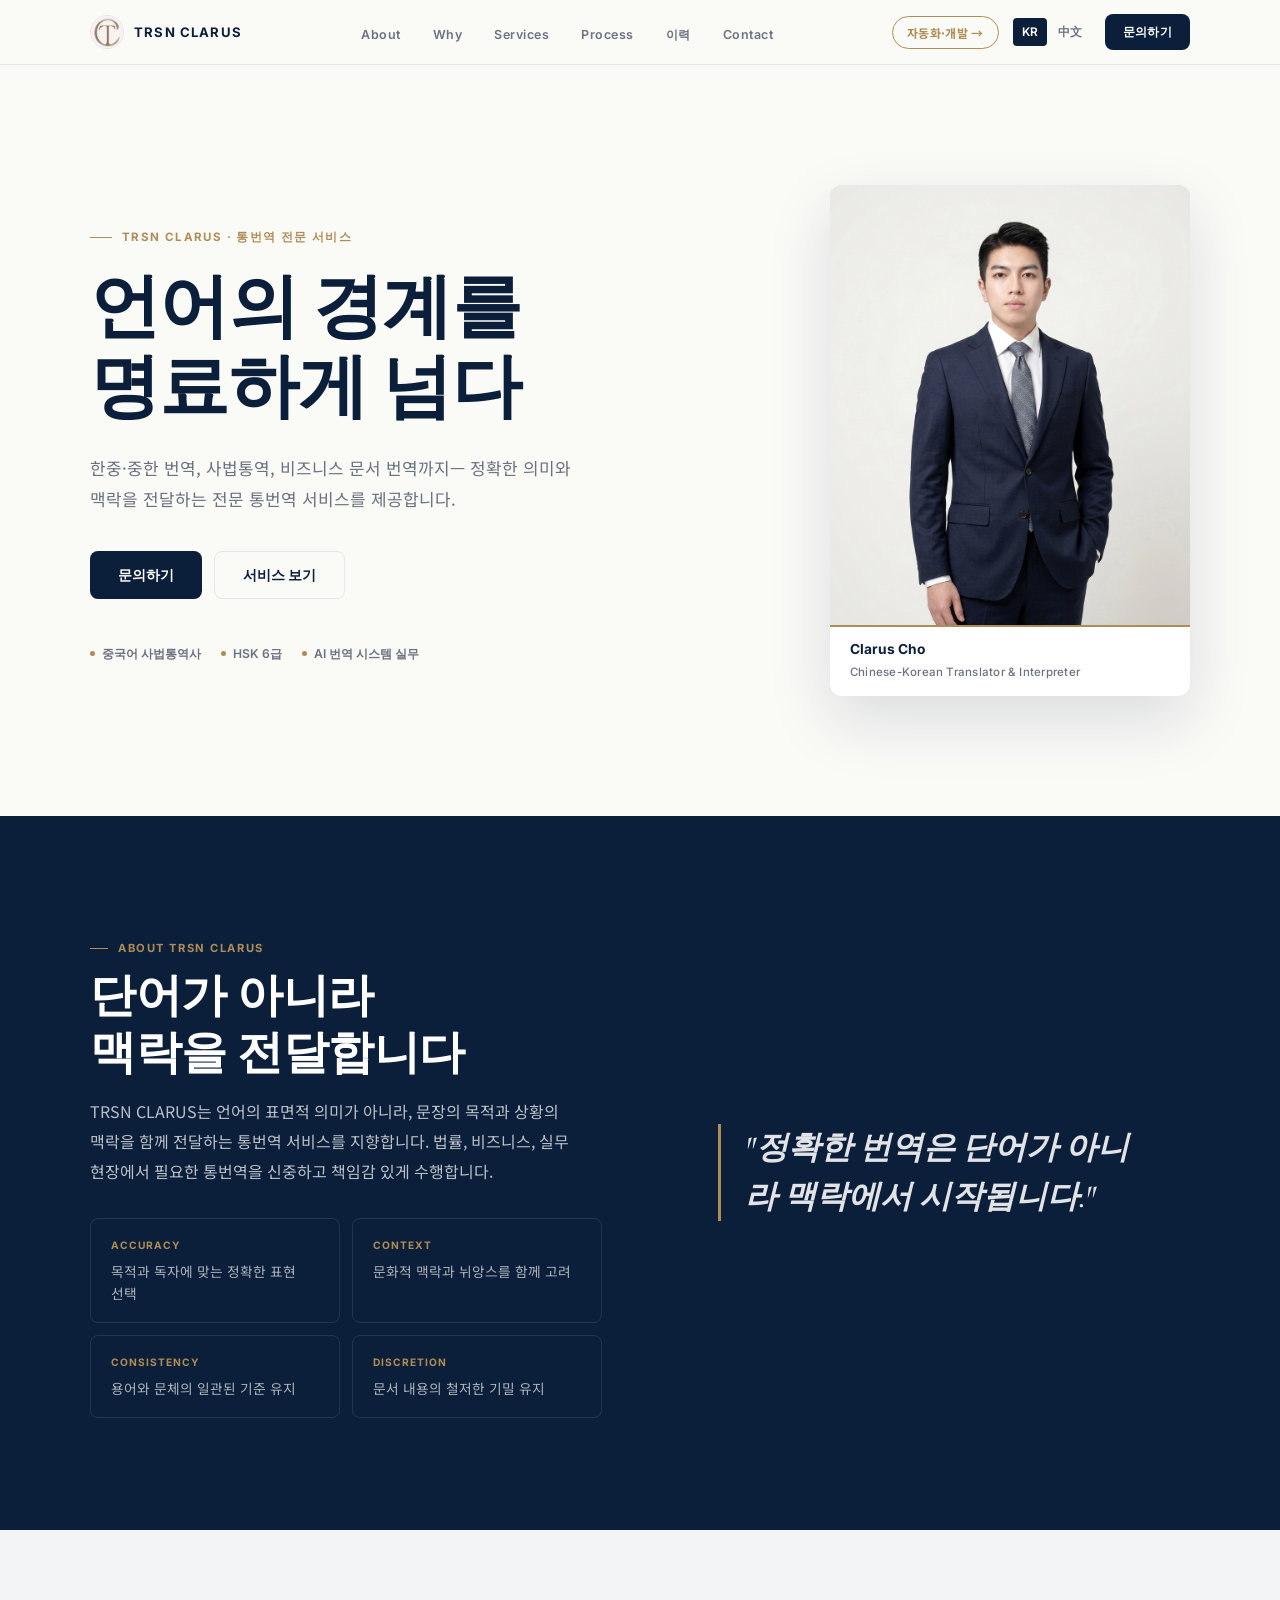
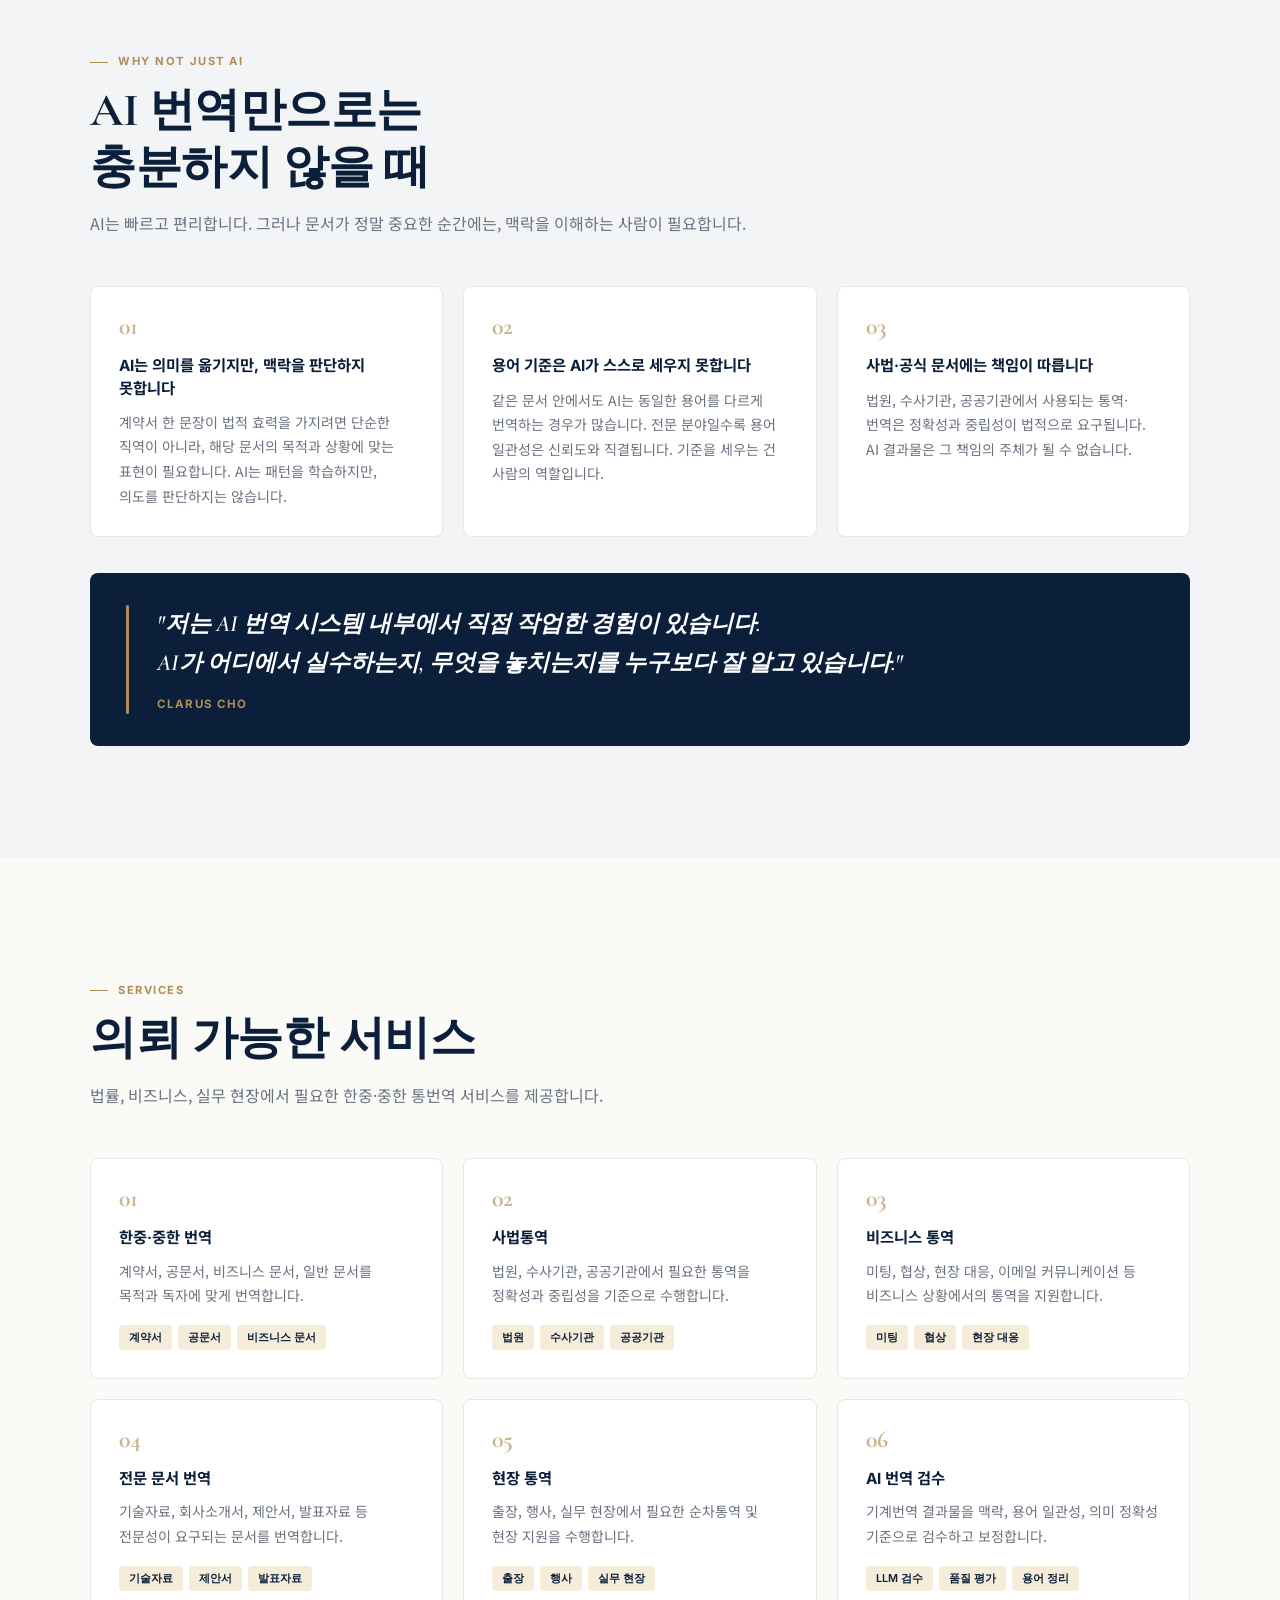
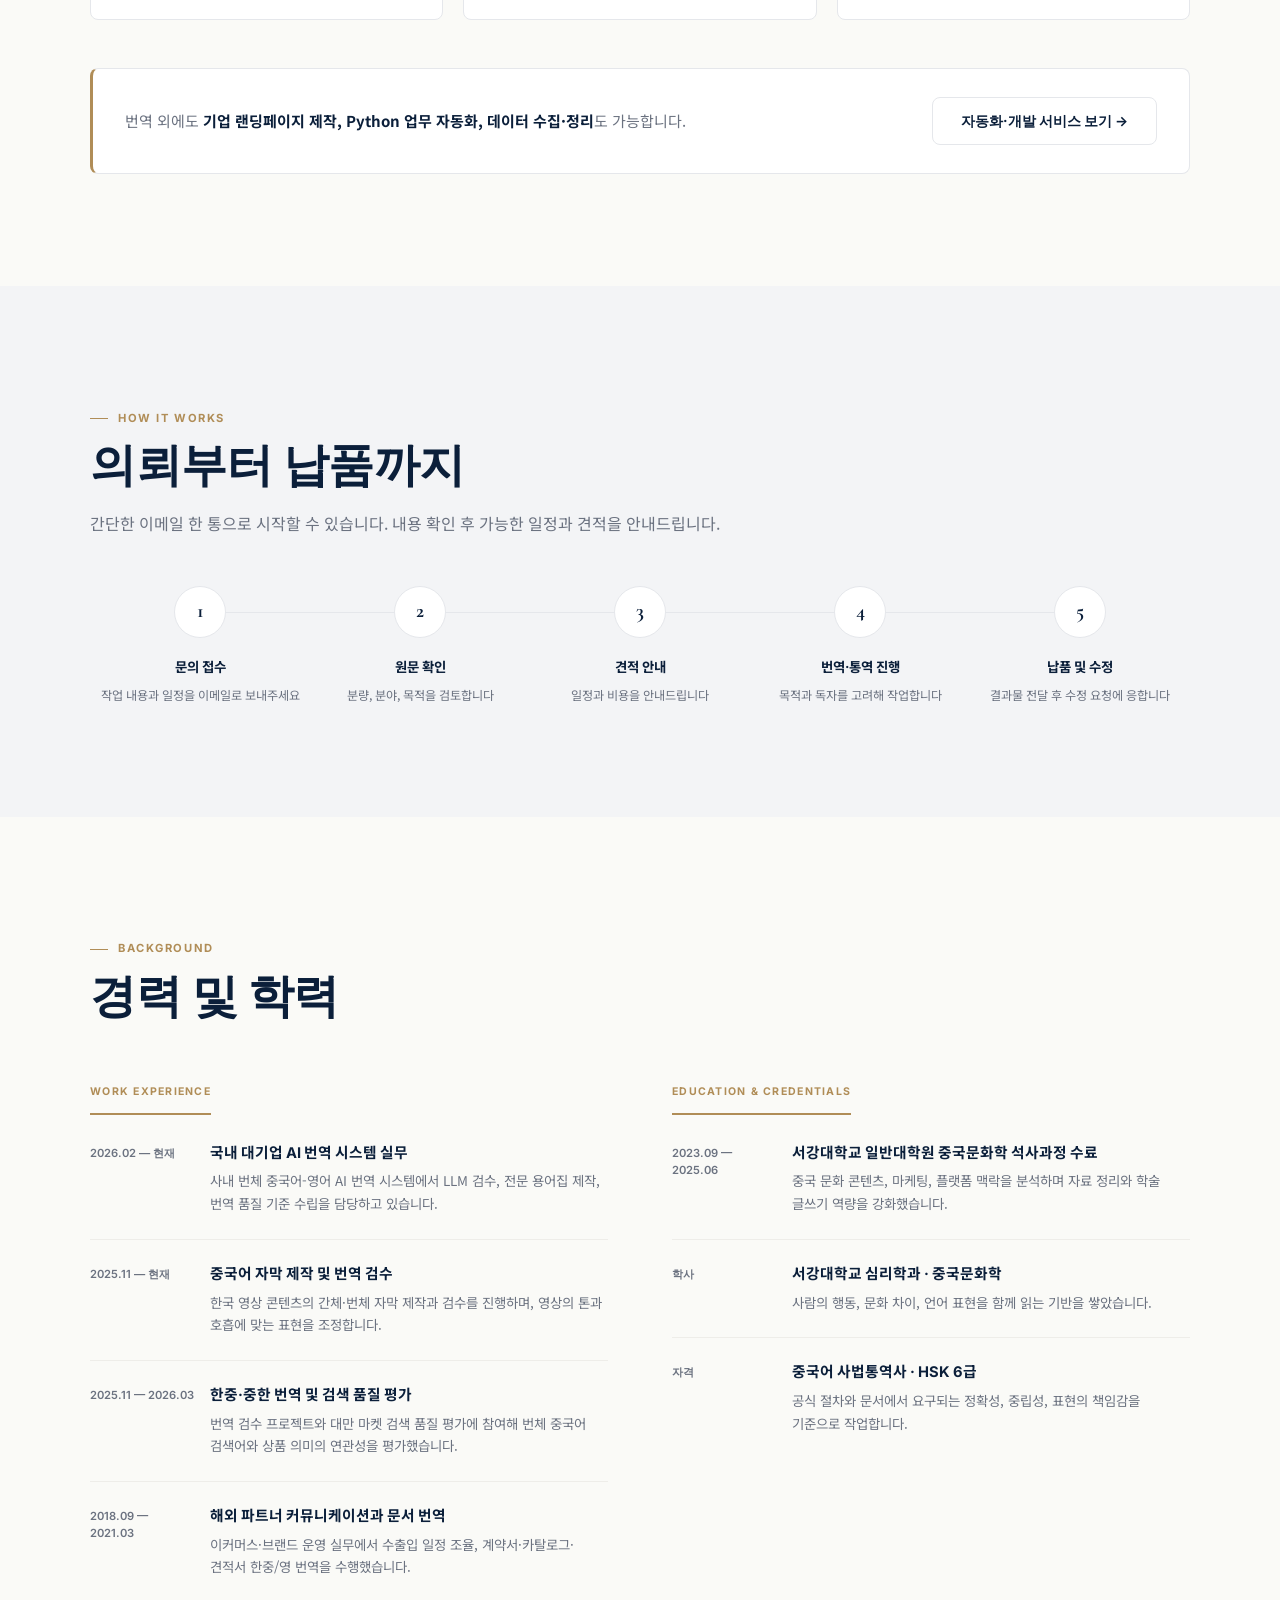
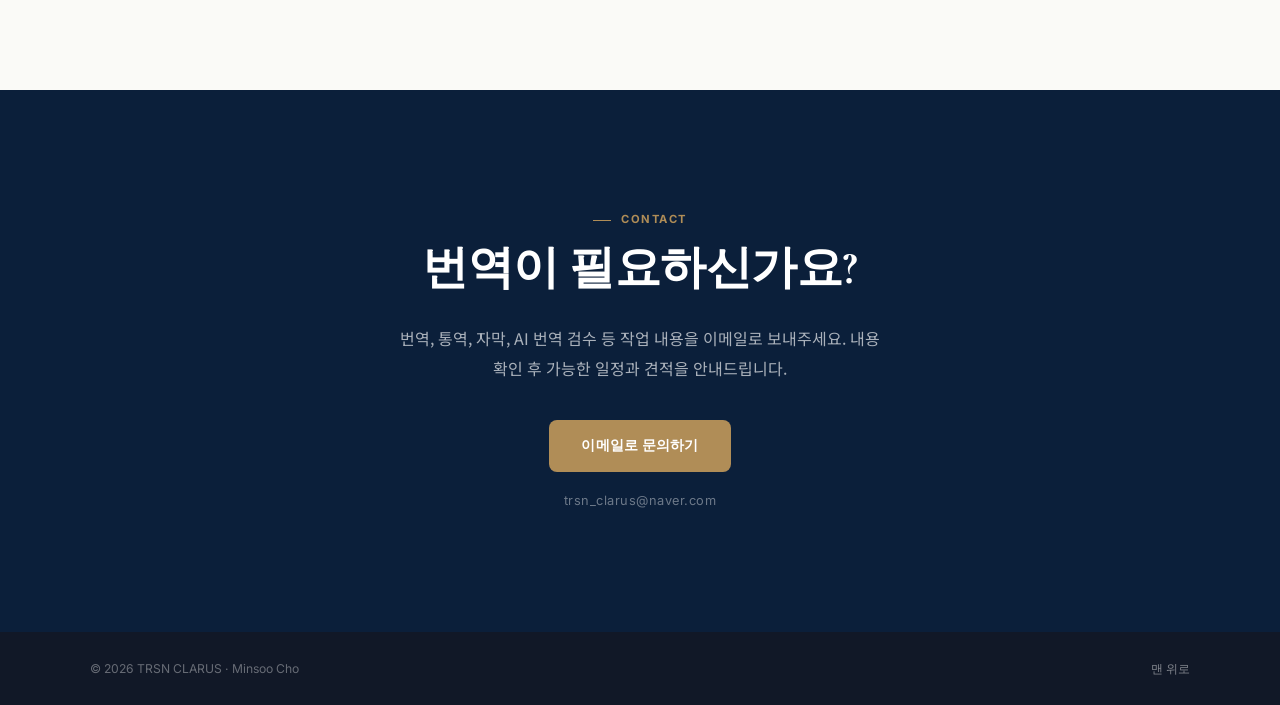
<file: index.html>
<!DOCTYPE html>
<html lang="ko">
<head>
  <meta charset="UTF-8" />
  <meta name="viewport" content="width=device-width, initial-scale=1.0" />
  <meta name="description" content="TRSN CLARUS — 한중·중한 번역, 사법통역, 비즈니스 통역, 전문 문서 번역, AI 번역 검수. 정확한 의미와 맥락을 전달하는 전문 통번역 서비스." />
  <meta property="og:title" content="TRSN CLARUS | 전문 통번역 서비스" />
  <meta property="og:description" content="한중·중한 번역, 사법통역, 비즈니스 통역, AI 번역 검수. 언어의 경계를 명료하게 넘는 전문 통번역 서비스." />
  <meta property="og:url" content="https://trsnclarus.com/" />
  <meta property="og:type" content="website" />
  <link rel="canonical" href="https://trsnclarus.com/" />
  <link rel="alternate" hreflang="ko" href="https://trsnclarus.com/" />
  <link rel="alternate" hreflang="zh" href="https://trsnclarus.com/zh.html" />
  <title>TRSN CLARUS | 한중 통번역 · 사법통역 · AI 번역 검수</title>
  <link rel="preconnect" href="https://fonts.googleapis.com">
  <link rel="preconnect" href="https://fonts.gstatic.com" crossorigin>
  <link href="https://fonts.googleapis.com/css2?family=Cormorant+Garamond:ital,wght@0,600;0,700;1,600&family=Noto+Sans+KR:wght@400;500;700&family=Inter:wght@500;600;700&display=swap" rel="stylesheet">
  <link rel="stylesheet" href="styles-hero-fix.css" />
  <link rel="icon" href="assets/trsn-clarus-mark-crop.png" type="image/png">
</head>
<body>

  <header class="site-header" data-header>
    <div class="header-inner">
      <a class="brand" href="#top" aria-label="TRSN CLARUS 홈으로 이동">
        <img src="assets/trsn-clarus-mark-crop.png" alt="" class="brand-mark" aria-hidden="true" />
        <span class="brand-name">TRSN CLARUS</span>
      </a>
      <nav aria-label="주요 메뉴">
        <ul class="nav-links">
          <li><a href="#about">About</a></li>
          <li><a href="#why">Why</a></li>
          <li><a href="#services">Services</a></li>
          <li><a href="#process">Process</a></li>
          <li><a href="#experience">이력</a></li>
          <li><a href="#contact">Contact</a></li>
        </ul>
      </nav>
      <div class="header-right">
        <a class="nav-page-switch" href="ai.html">자동화·개발 →</a>
        <div class="lang-switch" aria-label="언어 선택">
          <a aria-current="page" href="index.html">KR</a>
          <a href="zh.html">中文</a>
        </div>
        <a class="btn-header" href="#contact">문의하기</a>
        <button class="hamburger" aria-label="메뉴 열기" aria-expanded="false" aria-controls="mobile-nav">
          <span></span><span></span><span></span>
        </button>
      </div>
    </div>
  </header>

  <nav class="mobile-nav" id="mobile-nav" aria-label="모바일 메뉴">
    <a href="#about">About</a>
    <a href="#why">Why</a>
    <a href="#services">Services</a>
    <a href="#process">Process</a>
    <a href="#experience">이력</a>
    <a class="nav-page-switch" href="ai.html">자동화·개발 서비스 →</a>
    <a class="btn-contact-mobile" href="#contact">문의하기</a>
  </nav>

  <main id="top">

    <section class="hero" aria-labelledby="hero-title">
      <div class="hero-inner">
        <div class="hero-content">
          <p class="hero-eyebrow">TRSN CLARUS · 통번역 전문 서비스</p>
          <h1 id="hero-title">언어의 경계를<br>명료하게 넘다</h1>
          <p class="hero-lead">
            한중·중한 번역, 사법통역, 비즈니스 문서 번역까지—
            정확한 의미와 맥락을 전달하는 전문 통번역 서비스를 제공합니다.
          </p>
          <div class="hero-actions">
            <a class="btn-primary" href="#contact">문의하기</a>
            <a class="btn-secondary" href="#services">서비스 보기</a>
          </div>
          <div class="hero-trust">
            <span class="hero-trust-item">중국어 사법통역사</span>
            <span class="hero-trust-item">HSK 6급</span>
            <span class="hero-trust-item">AI 번역 시스템 실무</span>
          </div>
        </div>
        <div class="hero-visual">
          <img src="assets/profile.png" alt="Minsoo Cho, TRSN CLARUS" class="hero-portrait" />
          <div class="hero-caption">
            <p class="hero-caption-name">Clarus Cho</p>
            <p class="hero-caption-role">Chinese-Korean Translator &amp; Interpreter</p>
          </div>
        </div>
      </div>
    </section>

    <section id="about" class="about" aria-labelledby="about-title">
      <div class="container">
        <div>
          <p class="section-eyebrow">About TRSN CLARUS</p>
          <h2 class="section-title" id="about-title">단어가 아니라<br>맥락을 전달합니다</h2>
          <p class="about-body">
            TRSN CLARUS는 언어의 표면적 의미가 아니라, 문장의 목적과 상황의 맥락을 함께 전달하는 통번역 서비스를 지향합니다.
            법률, 비즈니스, 실무 현장에서 필요한 통번역을 신중하고 책임감 있게 수행합니다.
          </p>
          <div class="about-pillars">
            <div class="pillar">
              <p class="pillar-label">Accuracy</p>
              <p class="pillar-text">목적과 독자에 맞는 정확한 표현 선택</p>
            </div>
            <div class="pillar">
              <p class="pillar-label">Context</p>
              <p class="pillar-text">문화적 맥락과 뉘앙스를 함께 고려</p>
            </div>
            <div class="pillar">
              <p class="pillar-label">Consistency</p>
              <p class="pillar-text">용어와 문체의 일관된 기준 유지</p>
            </div>
            <div class="pillar">
              <p class="pillar-label">Discretion</p>
              <p class="pillar-text">문서 내용의 철저한 기밀 유지</p>
            </div>
          </div>
        </div>
        <div>
          <blockquote class="about-quote">
            "정확한 번역은 단어가 아니라 맥락에서 시작됩니다."
          </blockquote>
        </div>
      </div>
    </section>

    <section id="why" class="why" aria-labelledby="why-title">
      <div class="container">
        <div class="section-head">
          <p class="section-eyebrow">Why Not Just AI</p>
          <h2 class="section-title" id="why-title">AI 번역만으로는<br>충분하지 않을 때</h2>
          <p class="section-lead">AI는 빠르고 편리합니다. 그러나 문서가 정말 중요한 순간에는, 맥락을 이해하는 사람이 필요합니다.</p>
        </div>
        <div class="why-grid">
          <article class="why-card">
            <p class="why-card-num">01</p>
            <h3 class="why-card-title">AI는 의미를 옮기지만, 맥락을 판단하지 못합니다</h3>
            <p class="why-card-desc">계약서 한 문장이 법적 효력을 가지려면 단순한 직역이 아니라, 해당 문서의 목적과 상황에 맞는 표현이 필요합니다. AI는 패턴을 학습하지만, 의도를 판단하지는 않습니다.</p>
          </article>
          <article class="why-card">
            <p class="why-card-num">02</p>
            <h3 class="why-card-title">용어 기준은 AI가 스스로 세우지 못합니다</h3>
            <p class="why-card-desc">같은 문서 안에서도 AI는 동일한 용어를 다르게 번역하는 경우가 많습니다. 전문 분야일수록 용어 일관성은 신뢰도와 직결됩니다. 기준을 세우는 건 사람의 역할입니다.</p>
          </article>
          <article class="why-card">
            <p class="why-card-num">03</p>
            <h3 class="why-card-title">사법·공식 문서에는 책임이 따릅니다</h3>
            <p class="why-card-desc">법원, 수사기관, 공공기관에서 사용되는 통역·번역은 정확성과 중립성이 법적으로 요구됩니다. AI 결과물은 그 책임의 주체가 될 수 없습니다.</p>
          </article>
        </div>
        <div class="why-callout">
          <div class="why-callout-bar"></div>
          <div class="why-callout-body">
            <p class="why-callout-text">"저는 AI 번역 시스템 내부에서 직접 작업한 경험이 있습니다.<br>AI가 어디에서 실수하는지, 무엇을 놓치는지를 누구보다 잘 알고 있습니다."</p>
            <p class="why-callout-credit">Clarus Cho</p>
          </div>
        </div>
      </div>
    </section>

    <section id="services" class="services" aria-labelledby="services-title">
      <div class="container">
        <div class="section-head">
          <p class="section-eyebrow">Services</p>
          <h2 class="section-title" id="services-title">의뢰 가능한 서비스</h2>
          <p class="section-lead">법률, 비즈니스, 실무 현장에서 필요한 한중·중한 통번역 서비스를 제공합니다.</p>
        </div>
        <div class="services-grid">
          <article class="service-card">
            <p class="service-num">01</p>
            <h3 class="service-title">한중·중한 번역</h3>
            <p class="service-desc">계약서, 공문서, 비즈니스 문서, 일반 문서를 목적과 독자에 맞게 번역합니다.</p>
            <div class="service-tags">
              <span class="tag">계약서</span>
              <span class="tag">공문서</span>
              <span class="tag">비즈니스 문서</span>
            </div>
          </article>
          <article class="service-card">
            <p class="service-num">02</p>
            <h3 class="service-title">사법통역</h3>
            <p class="service-desc">법원, 수사기관, 공공기관에서 필요한 통역을 정확성과 중립성을 기준으로 수행합니다.</p>
            <div class="service-tags">
              <span class="tag">법원</span>
              <span class="tag">수사기관</span>
              <span class="tag">공공기관</span>
            </div>
          </article>
          <article class="service-card">
            <p class="service-num">03</p>
            <h3 class="service-title">비즈니스 통역</h3>
            <p class="service-desc">미팅, 협상, 현장 대응, 이메일 커뮤니케이션 등 비즈니스 상황에서의 통역을 지원합니다.</p>
            <div class="service-tags">
              <span class="tag">미팅</span>
              <span class="tag">협상</span>
              <span class="tag">현장 대응</span>
            </div>
          </article>
          <article class="service-card">
            <p class="service-num">04</p>
            <h3 class="service-title">전문 문서 번역</h3>
            <p class="service-desc">기술자료, 회사소개서, 제안서, 발표자료 등 전문성이 요구되는 문서를 번역합니다.</p>
            <div class="service-tags">
              <span class="tag">기술자료</span>
              <span class="tag">제안서</span>
              <span class="tag">발표자료</span>
            </div>
          </article>
          <article class="service-card">
            <p class="service-num">05</p>
            <h3 class="service-title">현장 통역</h3>
            <p class="service-desc">출장, 행사, 실무 현장에서 필요한 순차통역 및 현장 지원을 수행합니다.</p>
            <div class="service-tags">
              <span class="tag">출장</span>
              <span class="tag">행사</span>
              <span class="tag">실무 현장</span>
            </div>
          </article>
          <article class="service-card">
            <p class="service-num">06</p>
            <h3 class="service-title">AI 번역 검수</h3>
            <p class="service-desc">기계번역 결과물을 맥락, 용어 일관성, 의미 정확성 기준으로 검수하고 보정합니다.</p>
            <div class="service-tags">
              <span class="tag">LLM 검수</span>
              <span class="tag">품질 평가</span>
              <span class="tag">용어 정리</span>
            </div>
          </article>
        </div>

        <!-- Cross-promo to AI/tech page -->
        <div class="page-crosslink">
          <p>번역 외에도 <strong>기업 랜딩페이지 제작, Python 업무 자동화, 데이터 수집·정리</strong>도 가능합니다.</p>
          <a class="btn-secondary" href="ai.html">자동화·개발 서비스 보기 →</a>
        </div>
      </div>
    </section>

    <section id="process" class="process" aria-labelledby="process-title">
      <div class="container">
        <div class="section-head">
          <p class="section-eyebrow">How It Works</p>
          <h2 class="section-title" id="process-title">의뢰부터 납품까지</h2>
          <p class="section-lead">간단한 이메일 한 통으로 시작할 수 있습니다. 내용 확인 후 가능한 일정과 견적을 안내드립니다.</p>
        </div>
        <div class="process-steps">
          <div class="process-step">
            <div class="process-num">1</div>
            <div>
              <p class="process-step-title">문의 접수</p>
              <p class="process-step-desc">작업 내용과 일정을 이메일로 보내주세요</p>
            </div>
          </div>
          <div class="process-step">
            <div class="process-num">2</div>
            <div>
              <p class="process-step-title">원문 확인</p>
              <p class="process-step-desc">분량, 분야, 목적을 검토합니다</p>
            </div>
          </div>
          <div class="process-step">
            <div class="process-num">3</div>
            <div>
              <p class="process-step-title">견적 안내</p>
              <p class="process-step-desc">일정과 비용을 안내드립니다</p>
            </div>
          </div>
          <div class="process-step">
            <div class="process-num">4</div>
            <div>
              <p class="process-step-title">번역·통역 진행</p>
              <p class="process-step-desc">목적과 독자를 고려해 작업합니다</p>
            </div>
          </div>
          <div class="process-step">
            <div class="process-num">5</div>
            <div>
              <p class="process-step-title">납품 및 수정</p>
              <p class="process-step-desc">결과물 전달 후 수정 요청에 응합니다</p>
            </div>
          </div>
        </div>
      </div>
    </section>

    <section id="experience" class="experience" aria-labelledby="experience-title">
      <div class="container">
        <div class="section-head">
          <p class="section-eyebrow">Background</p>
          <h2 class="section-title" id="experience-title">경력 및 학력</h2>
        </div>
        <div class="exp-grid">
          <div>
            <p class="exp-col-label">Work Experience</p>
            <div class="timeline">
              <div class="tl-item">
                <p class="tl-time">2026.02 — 현재</p>
                <div>
                  <p class="tl-title">국내 대기업 AI 번역 시스템 실무</p>
                  <p class="tl-desc">사내 번체 중국어-영어 AI 번역 시스템에서 LLM 검수, 전문 용어집 제작, 번역 품질 기준 수립을 담당하고 있습니다.</p>
                </div>
              </div>
              <div class="tl-item">
                <p class="tl-time">2025.11 — 현재</p>
                <div>
                  <p class="tl-title">중국어 자막 제작 및 번역 검수</p>
                  <p class="tl-desc">한국 영상 콘텐츠의 간체·번체 자막 제작과 검수를 진행하며, 영상의 톤과 호흡에 맞는 표현을 조정합니다.</p>
                </div>
              </div>
              <div class="tl-item">
                <p class="tl-time">2025.11 — 2026.03</p>
                <div>
                  <p class="tl-title">한중·중한 번역 및 검색 품질 평가</p>
                  <p class="tl-desc">번역 검수 프로젝트와 대만 마켓 검색 품질 평가에 참여해 번체 중국어 검색어와 상품 의미의 연관성을 평가했습니다.</p>
                </div>
              </div>
              <div class="tl-item">
                <p class="tl-time">2018.09 — 2021.03</p>
                <div>
                  <p class="tl-title">해외 파트너 커뮤니케이션과 문서 번역</p>
                  <p class="tl-desc">이커머스·브랜드 운영 실무에서 수출입 일정 조율, 계약서·카탈로그·견적서 한중/영 번역을 수행했습니다.</p>
                </div>
              </div>
            </div>
          </div>
          <div>
            <p class="exp-col-label">Education &amp; Credentials</p>
            <div class="timeline">
              <div class="tl-item">
                <p class="tl-time">2023.09 — 2025.06</p>
                <div>
                  <p class="tl-title">서강대학교 일반대학원 중국문화학 석사과정 수료</p>
                  <p class="tl-desc">중국 문화 콘텐츠, 마케팅, 플랫폼 맥락을 분석하며 자료 정리와 학술 글쓰기 역량을 강화했습니다.</p>
                </div>
              </div>
              <div class="tl-item">
                <p class="tl-time">학사</p>
                <div>
                  <p class="tl-title">서강대학교 심리학과 · 중국문화학</p>
                  <p class="tl-desc">사람의 행동, 문화 차이, 언어 표현을 함께 읽는 기반을 쌓았습니다.</p>
                </div>
              </div>
              <div class="tl-item">
                <p class="tl-time">자격</p>
                <div>
                  <p class="tl-title">중국어 사법통역사 · HSK 6급</p>
                  <p class="tl-desc">공식 절차와 문서에서 요구되는 정확성, 중립성, 표현의 책임감을 기준으로 작업합니다.</p>
                </div>
              </div>
            </div>
          </div>
        </div>
      </div>
    </section>

    <section id="contact" class="contact" aria-labelledby="contact-title">
      <div class="container">
        <p class="section-eyebrow">Contact</p>
        <h2 class="section-title" id="contact-title">번역이 필요하신가요?</h2>
        <p class="contact-lead">
          번역, 통역, 자막, AI 번역 검수 등 작업 내용을 이메일로 보내주세요.
          내용 확인 후 가능한 일정과 견적을 안내드립니다.
        </p>
        <a class="btn-contact" href="mailto:trsn_clarus@naver.com">이메일로 문의하기</a>
        <p class="contact-email">trsn_clarus@naver.com</p>
      </div>
    </section>

  </main>

  <footer class="site-footer">
    <div class="footer-inner">
      <span>© <span data-year></span> TRSN CLARUS · Minsoo Cho</span>
      <a href="#top">맨 위로</a>
    </div>
  </footer>

  <script src="script.js"></script>
</body>
</html>
</file>
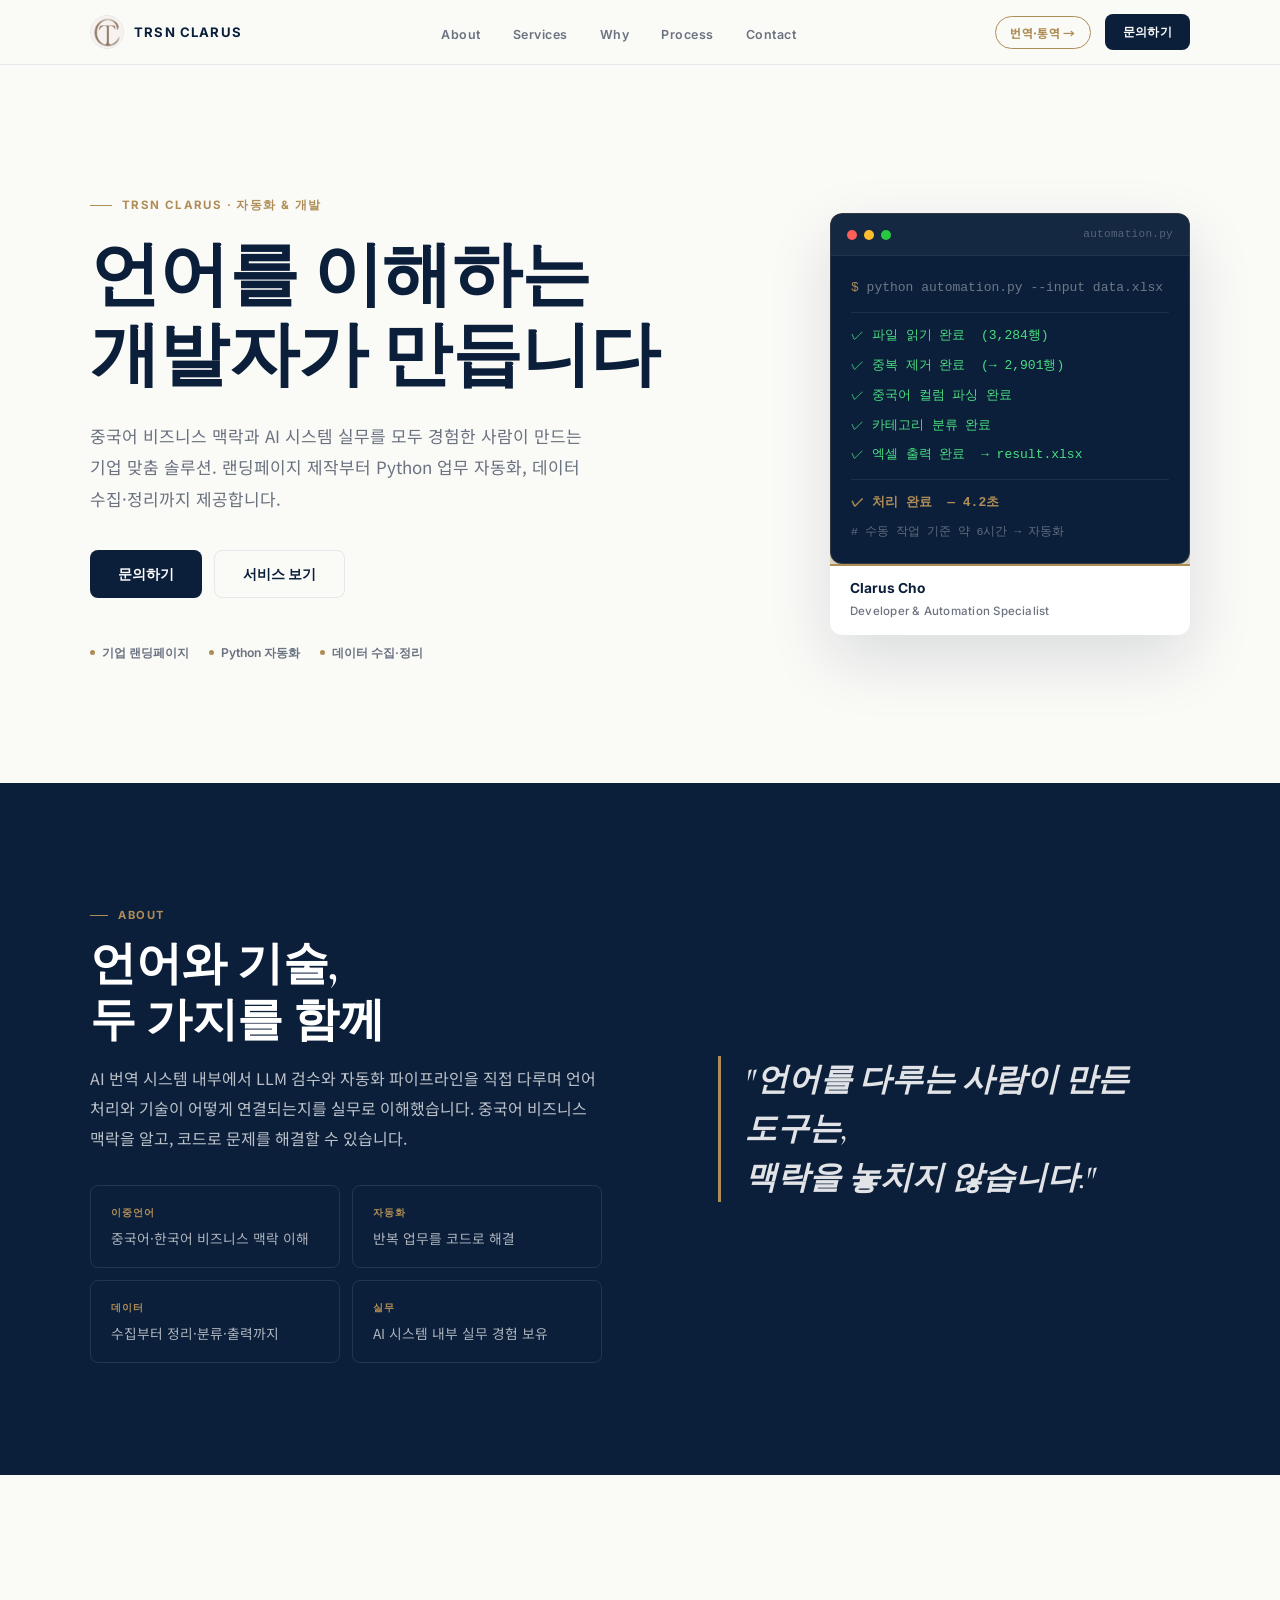
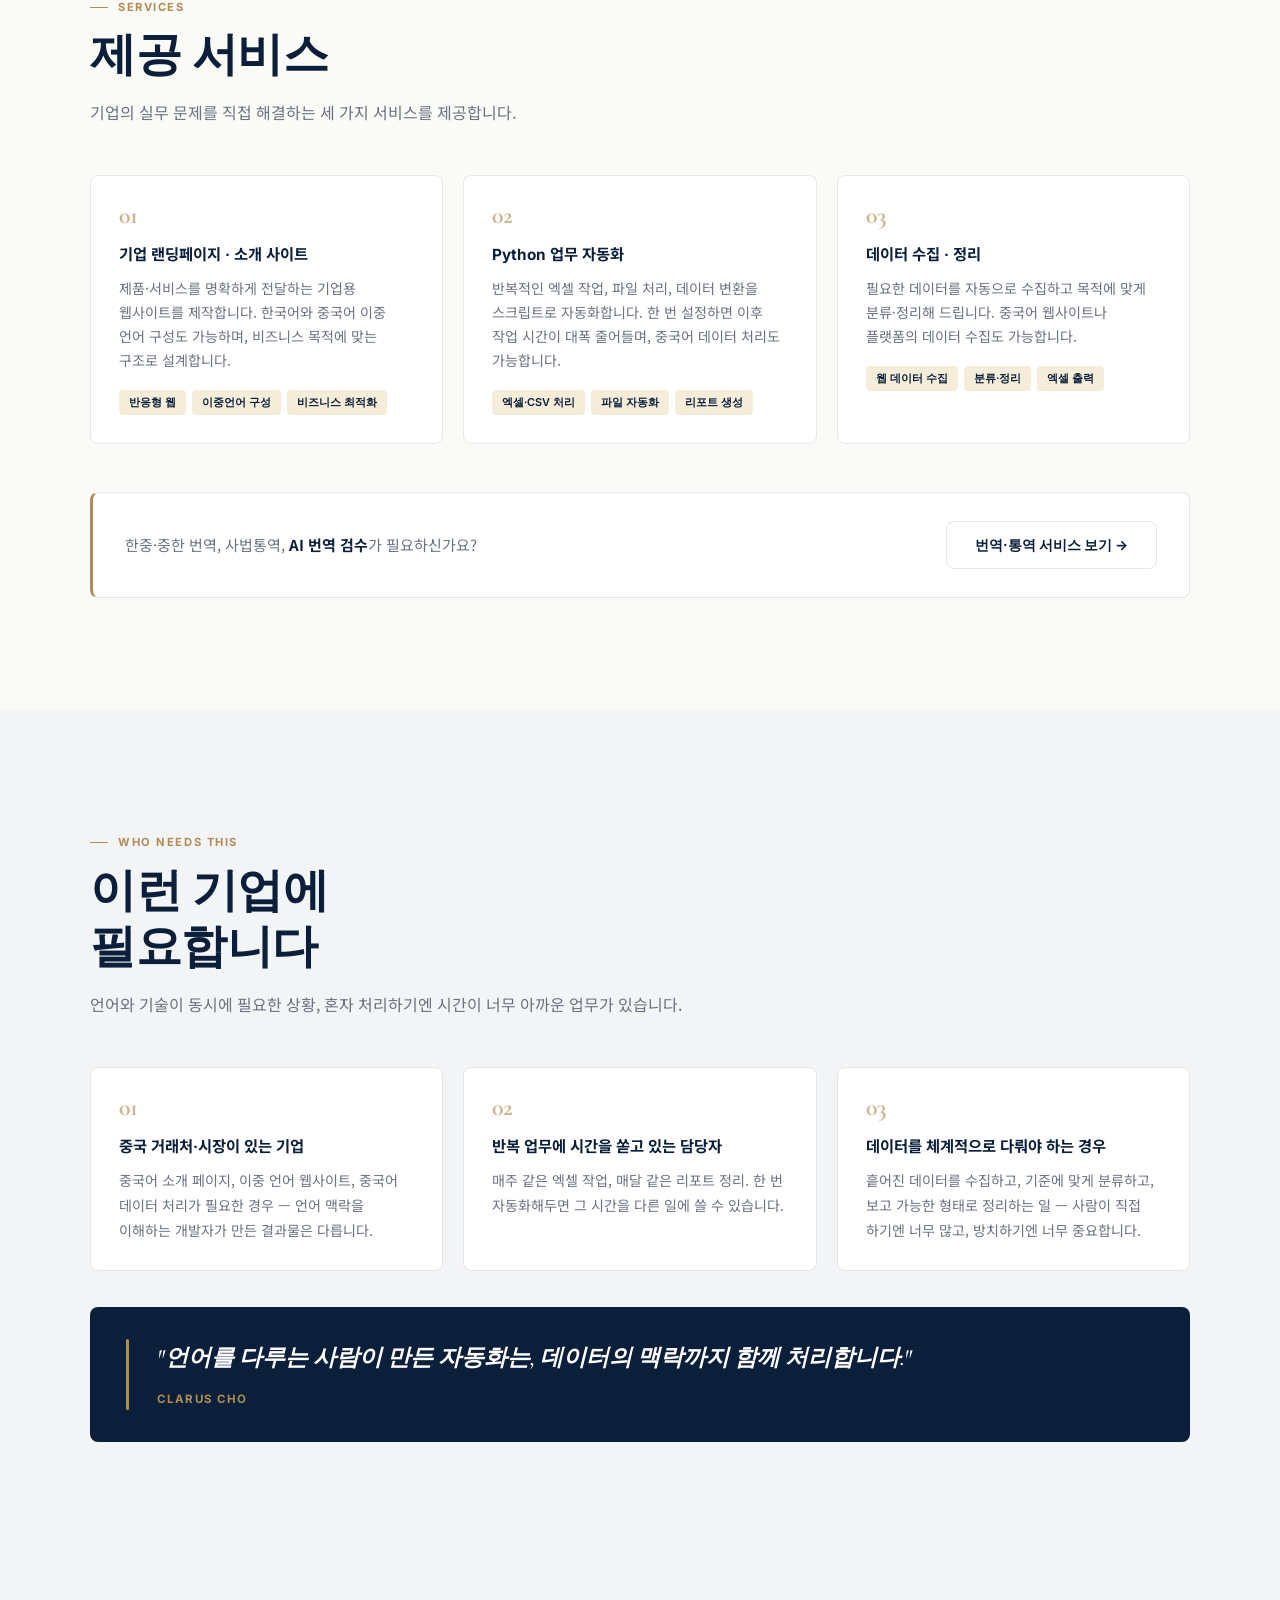
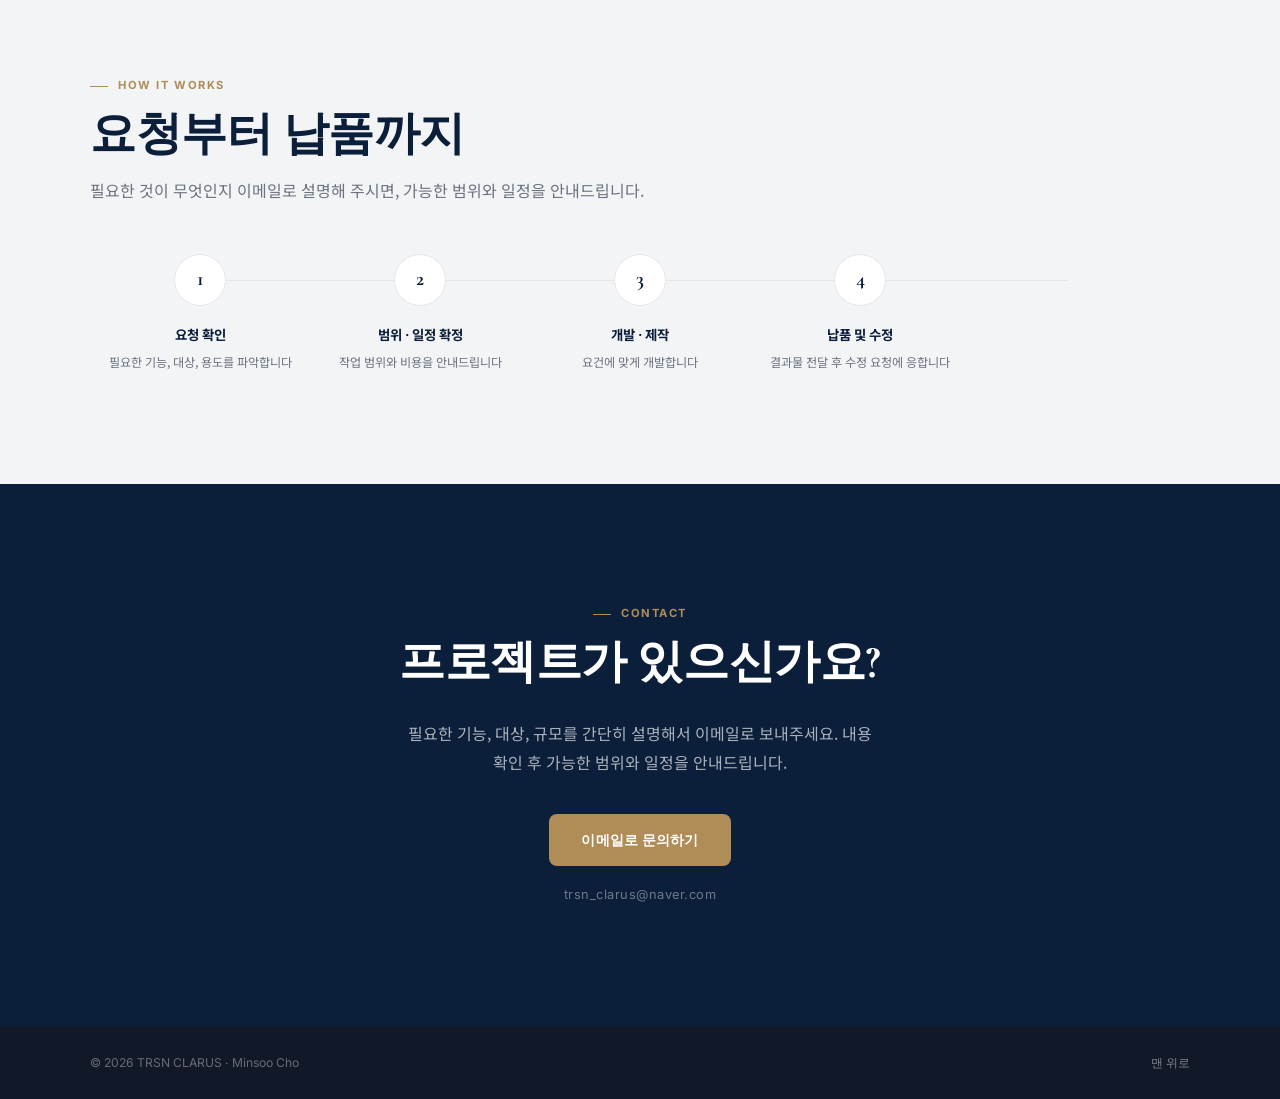
<file: ai.html>
<!DOCTYPE html>
<html lang="ko">
<head>
  <meta charset="UTF-8" />
  <meta name="viewport" content="width=device-width, initial-scale=1.0" />
  <meta name="description" content="TRSN CLARUS — 기업 랜딩페이지 제작, Python 업무 자동화, 데이터 수집·정리. 언어를 이해하는 개발자가 만드는 기업 맞춤 솔루션." />
  <meta property="og:title" content="TRSN CLARUS | 자동화 & 개발" />
  <meta property="og:description" content="기업 랜딩페이지, Python 업무 자동화, 데이터 수집·정리. 중국어 비즈니스 맥락을 이해하는 개발자의 기업 맞춤 솔루션." />
  <meta property="og:url" content="https://trsnclarus.com/ai.html" />
  <meta property="og:type" content="website" />
  <link rel="canonical" href="https://trsnclarus.com/ai.html" />
  <title>TRSN CLARUS | 자동화 & 개발 · 기업 맞춤 솔루션</title>
  <link rel="preconnect" href="https://fonts.googleapis.com">
  <link rel="preconnect" href="https://fonts.gstatic.com" crossorigin>
  <link href="https://fonts.googleapis.com/css2?family=Cormorant+Garamond:ital,wght@0,600;0,700;1,600&family=Noto+Sans+KR:wght@400;500;700&family=Inter:wght@500;600;700&display=swap" rel="stylesheet">
  <link rel="stylesheet" href="styles-hero-fix.css" />
  <link rel="icon" href="assets/trsn-clarus-mark-crop.png" type="image/png">
</head>
<body>

  <header class="site-header" data-header>
    <div class="header-inner">
      <a class="brand" href="ai.html#top" aria-label="TRSN CLARUS 홈으로 이동">
        <img src="assets/trsn-clarus-mark-crop.png" alt="" class="brand-mark" aria-hidden="true" />
        <span class="brand-name">TRSN CLARUS</span>
      </a>
      <nav aria-label="주요 메뉴">
        <ul class="nav-links">
          <li><a href="#about">About</a></li>
          <li><a href="#services">Services</a></li>
          <li><a href="#why">Why</a></li>
          <li><a href="#process">Process</a></li>
          <li><a href="#contact">Contact</a></li>
        </ul>
      </nav>
      <div class="header-right">
        <a class="nav-page-switch" href="index.html">번역·통역 →</a>
        <a class="btn-header" href="#contact">문의하기</a>
        <button class="hamburger" aria-label="메뉴 열기" aria-expanded="false" aria-controls="mobile-nav">
          <span></span><span></span><span></span>
        </button>
      </div>
    </div>
  </header>

  <nav class="mobile-nav" id="mobile-nav" aria-label="모바일 메뉴">
    <a href="#about">About</a>
    <a href="#services">Services</a>
    <a href="#why">Why</a>
    <a href="#process">Process</a>
    <a class="nav-page-switch" href="index.html">번역·통역 서비스 →</a>
    <a class="btn-contact-mobile" href="#contact">문의하기</a>
  </nav>

  <main id="top">

    <!-- ===== HERO ===== -->
    <section class="hero" aria-labelledby="hero-title">
      <div class="hero-inner">
        <div class="hero-content">
          <p class="hero-eyebrow">TRSN CLARUS · 자동화 &amp; 개발</p>
          <h1 id="hero-title">언어를 이해하는<br>개발자가 만듭니다</h1>
          <p class="hero-lead">
            중국어 비즈니스 맥락과 AI 시스템 실무를 모두 경험한 사람이 만드는 기업 맞춤 솔루션.
            랜딩페이지 제작부터 Python 업무 자동화, 데이터 수집·정리까지 제공합니다.
          </p>
          <div class="hero-actions">
            <a class="btn-primary" href="#contact">문의하기</a>
            <a class="btn-secondary" href="#services">서비스 보기</a>
          </div>
          <div class="hero-trust">
            <span class="hero-trust-item">기업 랜딩페이지</span>
            <span class="hero-trust-item">Python 자동화</span>
            <span class="hero-trust-item">데이터 수집·정리</span>
          </div>
        </div>
        <div class="hero-visual">
          <div class="hero-terminal">
            <div class="terminal-bar">
              <span class="t-dot"></span>
              <span class="t-dot"></span>
              <span class="t-dot"></span>
              <span class="terminal-fname">automation.py</span>
            </div>
            <div class="terminal-body">
              <p class="t-cmd"><span>$</span> python automation.py --input data.xlsx</p>
              <hr class="t-divider" />
              <p class="t-ok">파일 읽기 완료 &nbsp;(3,284행)</p>
              <p class="t-ok">중복 제거 완료 &nbsp;(→ 2,901행)</p>
              <p class="t-ok">중국어 컬럼 파싱 완료</p>
              <p class="t-ok">카테고리 분류 완료</p>
              <p class="t-ok">엑셀 출력 완료 &nbsp;→ result.xlsx</p>
              <hr class="t-divider" />
              <p class="t-result">✓ 처리 완료 &nbsp;— 4.2초</p>
              <p class="t-sub"># 수동 작업 기준 약 6시간 → 자동화</p>
            </div>
          </div>
          <div class="hero-caption">
            <p class="hero-caption-name">Clarus Cho</p>
            <p class="hero-caption-role">Developer &amp; Automation Specialist</p>
          </div>
        </div>
      </div>
    </section>

    <!-- ===== ABOUT ===== -->
    <section id="about" class="about" aria-labelledby="about-title">
      <div class="container">
        <div>
          <p class="section-eyebrow">About</p>
          <h2 class="section-title" id="about-title">언어와 기술,<br>두 가지를 함께</h2>
          <p class="about-body">
            AI 번역 시스템 내부에서 LLM 검수와 자동화 파이프라인을 직접 다루며 언어 처리와 기술이 어떻게 연결되는지를 실무로 이해했습니다.
            중국어 비즈니스 맥락을 알고, 코드로 문제를 해결할 수 있습니다.
          </p>
          <div class="about-pillars">
            <div class="pillar">
              <p class="pillar-label">이중언어</p>
              <p class="pillar-text">중국어·한국어 비즈니스 맥락 이해</p>
            </div>
            <div class="pillar">
              <p class="pillar-label">자동화</p>
              <p class="pillar-text">반복 업무를 코드로 해결</p>
            </div>
            <div class="pillar">
              <p class="pillar-label">데이터</p>
              <p class="pillar-text">수집부터 정리·분류·출력까지</p>
            </div>
            <div class="pillar">
              <p class="pillar-label">실무</p>
              <p class="pillar-text">AI 시스템 내부 실무 경험 보유</p>
            </div>
          </div>
        </div>
        <div>
          <blockquote class="about-quote">
            "언어를 다루는 사람이 만든 도구는,<br>맥락을 놓치지 않습니다."
          </blockquote>
        </div>
      </div>
    </section>

    <!-- ===== SERVICES ===== -->
    <section id="services" class="services" aria-labelledby="services-title">
      <div class="container">
        <div class="section-head">
          <p class="section-eyebrow">Services</p>
          <h2 class="section-title" id="services-title">제공 서비스</h2>
          <p class="section-lead">기업의 실무 문제를 직접 해결하는 세 가지 서비스를 제공합니다.</p>
        </div>
        <div class="services-grid">

          <article class="service-card">
            <p class="service-num">01</p>
            <h3 class="service-title">기업 랜딩페이지 · 소개 사이트</h3>
            <p class="service-desc">
              제품·서비스를 명확하게 전달하는 기업용 웹사이트를 제작합니다.
              한국어와 중국어 이중 언어 구성도 가능하며, 비즈니스 목적에 맞는 구조로 설계합니다.
            </p>
            <div class="service-tags">
              <span class="tag">반응형 웹</span>
              <span class="tag">이중언어 구성</span>
              <span class="tag">비즈니스 최적화</span>
            </div>
          </article>

          <article class="service-card">
            <p class="service-num">02</p>
            <h3 class="service-title">Python 업무 자동화</h3>
            <p class="service-desc">
              반복적인 엑셀 작업, 파일 처리, 데이터 변환을 스크립트로 자동화합니다.
              한 번 설정하면 이후 작업 시간이 대폭 줄어들며, 중국어 데이터 처리도 가능합니다.
            </p>
            <div class="service-tags">
              <span class="tag">엑셀·CSV 처리</span>
              <span class="tag">파일 자동화</span>
              <span class="tag">리포트 생성</span>
            </div>
          </article>

          <article class="service-card">
            <p class="service-num">03</p>
            <h3 class="service-title">데이터 수집 · 정리</h3>
            <p class="service-desc">
              필요한 데이터를 자동으로 수집하고 목적에 맞게 분류·정리해 드립니다.
              중국어 웹사이트나 플랫폼의 데이터 수집도 가능합니다.
            </p>
            <div class="service-tags">
              <span class="tag">웹 데이터 수집</span>
              <span class="tag">분류·정리</span>
              <span class="tag">엑셀 출력</span>
            </div>
          </article>

        </div>

        <!-- Cross-promo -->
        <div class="page-crosslink">
          <p>한중·중한 번역, 사법통역, <strong>AI 번역 검수</strong>가 필요하신가요?</p>
          <a class="btn-secondary" href="index.html">번역·통역 서비스 보기 →</a>
        </div>
      </div>
    </section>

    <!-- ===== WHY ===== -->
    <section id="why" class="why" aria-labelledby="why-title">
      <div class="container">
        <div class="section-head">
          <p class="section-eyebrow">Who Needs This</p>
          <h2 class="section-title" id="why-title">이런 기업에<br>필요합니다</h2>
          <p class="section-lead">언어와 기술이 동시에 필요한 상황, 혼자 처리하기엔 시간이 너무 아까운 업무가 있습니다.</p>
        </div>
        <div class="why-grid">
          <article class="why-card">
            <p class="why-card-num">01</p>
            <h3 class="why-card-title">중국 거래처·시장이 있는 기업</h3>
            <p class="why-card-desc">중국어 소개 페이지, 이중 언어 웹사이트, 중국어 데이터 처리가 필요한 경우 — 언어 맥락을 이해하는 개발자가 만든 결과물은 다릅니다.</p>
          </article>
          <article class="why-card">
            <p class="why-card-num">02</p>
            <h3 class="why-card-title">반복 업무에 시간을 쏟고 있는 담당자</h3>
            <p class="why-card-desc">매주 같은 엑셀 작업, 매달 같은 리포트 정리. 한 번 자동화해두면 그 시간을 다른 일에 쓸 수 있습니다.</p>
          </article>
          <article class="why-card">
            <p class="why-card-num">03</p>
            <h3 class="why-card-title">데이터를 체계적으로 다뤄야 하는 경우</h3>
            <p class="why-card-desc">흩어진 데이터를 수집하고, 기준에 맞게 분류하고, 보고 가능한 형태로 정리하는 일 — 사람이 직접 하기엔 너무 많고, 방치하기엔 너무 중요합니다.</p>
          </article>
        </div>
        <div class="why-callout">
          <div class="why-callout-bar"></div>
          <div class="why-callout-body">
            <p class="why-callout-text">"언어를 다루는 사람이 만든 자동화는, 데이터의 맥락까지 함께 처리합니다."</p>
            <p class="why-callout-credit">Clarus Cho</p>
          </div>
        </div>
      </div>
    </section>

    <!-- ===== PROCESS ===== -->
    <section id="process" class="process" aria-labelledby="process-title">
      <div class="container">
        <div class="section-head">
          <p class="section-eyebrow">How It Works</p>
          <h2 class="section-title" id="process-title">요청부터 납품까지</h2>
          <p class="section-lead">필요한 것이 무엇인지 이메일로 설명해 주시면, 가능한 범위와 일정을 안내드립니다.</p>
        </div>
        <div class="process-steps">
          <div class="process-step">
            <div class="process-num">1</div>
            <div>
              <p class="process-step-title">요청 확인</p>
              <p class="process-step-desc">필요한 기능, 대상, 용도를 파악합니다</p>
            </div>
          </div>
          <div class="process-step">
            <div class="process-num">2</div>
            <div>
              <p class="process-step-title">범위 · 일정 확정</p>
              <p class="process-step-desc">작업 범위와 비용을 안내드립니다</p>
            </div>
          </div>
          <div class="process-step">
            <div class="process-num">3</div>
            <div>
              <p class="process-step-title">개발 · 제작</p>
              <p class="process-step-desc">요건에 맞게 개발합니다</p>
            </div>
          </div>
          <div class="process-step">
            <div class="process-num">4</div>
            <div>
              <p class="process-step-title">납품 및 수정</p>
              <p class="process-step-desc">결과물 전달 후 수정 요청에 응합니다</p>
            </div>
          </div>
        </div>
      </div>
    </section>

    <!-- ===== CONTACT ===== -->
    <section id="contact" class="contact" aria-labelledby="contact-title">
      <div class="container">
        <p class="section-eyebrow">Contact</p>
        <h2 class="section-title" id="contact-title">프로젝트가 있으신가요?</h2>
        <p class="contact-lead">
          필요한 기능, 대상, 규모를 간단히 설명해서 이메일로 보내주세요.
          내용 확인 후 가능한 범위와 일정을 안내드립니다.
        </p>
        <a class="btn-contact" href="mailto:trsn_clarus@naver.com">이메일로 문의하기</a>
        <p class="contact-email">trsn_clarus@naver.com</p>
      </div>
    </section>

  </main>

  <footer class="site-footer">
    <div class="footer-inner">
      <span>© <span data-year></span> TRSN CLARUS · Minsoo Cho</span>
      <a href="#top">맨 위로</a>
    </div>
  </footer>

  <script src="script.js"></script>
</body>
</html>
</file>
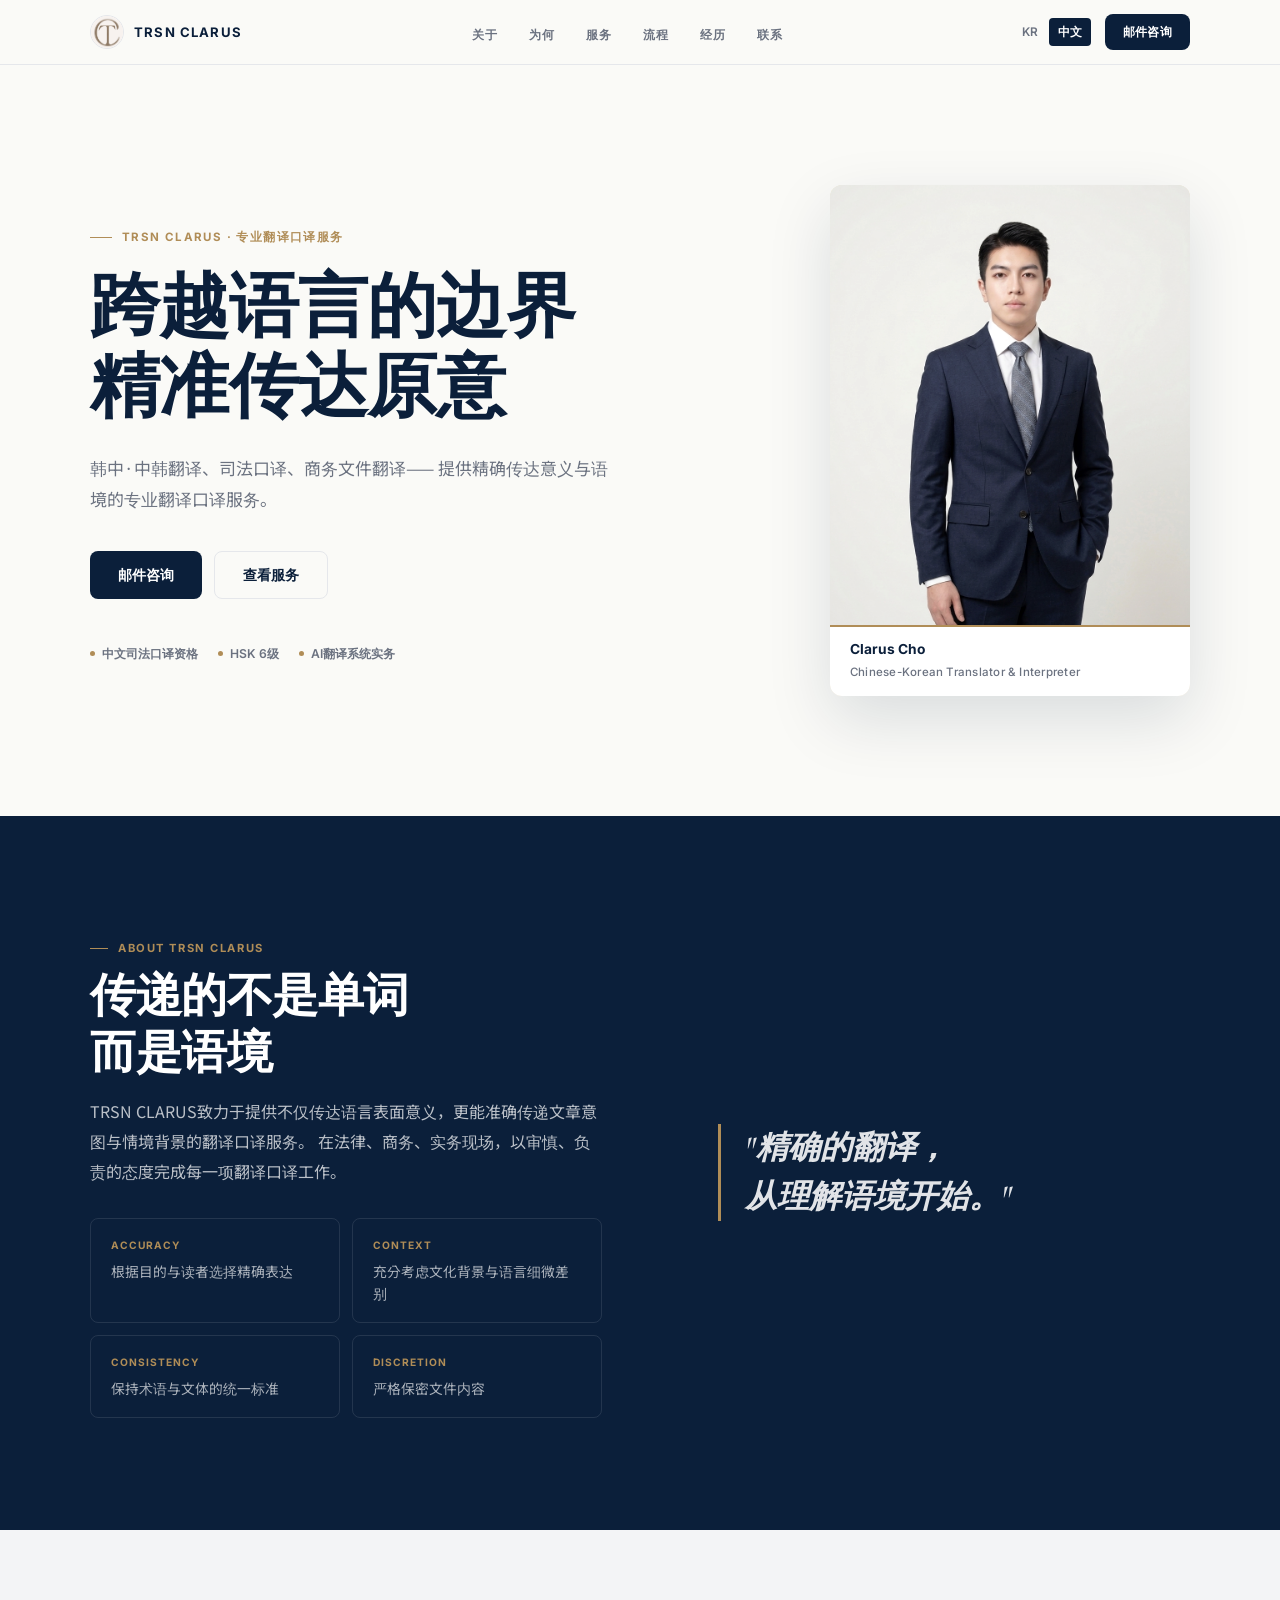
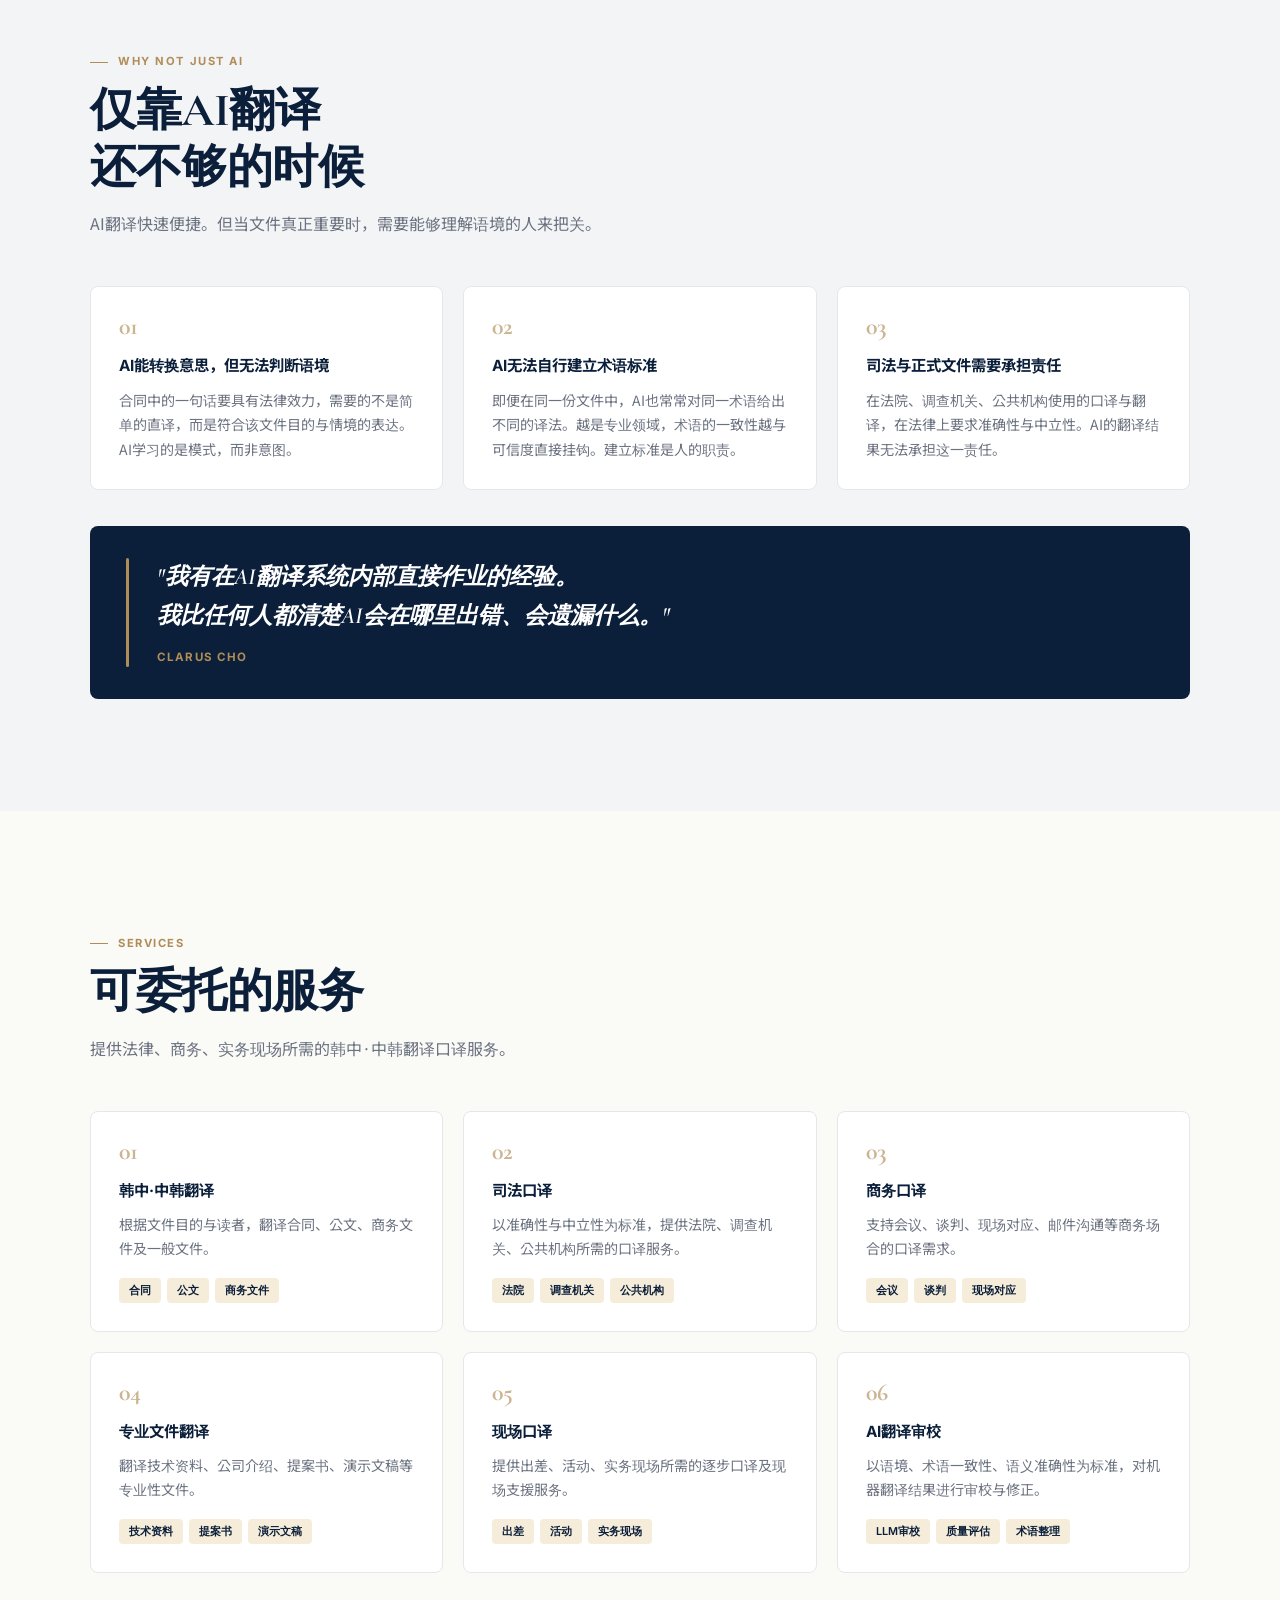
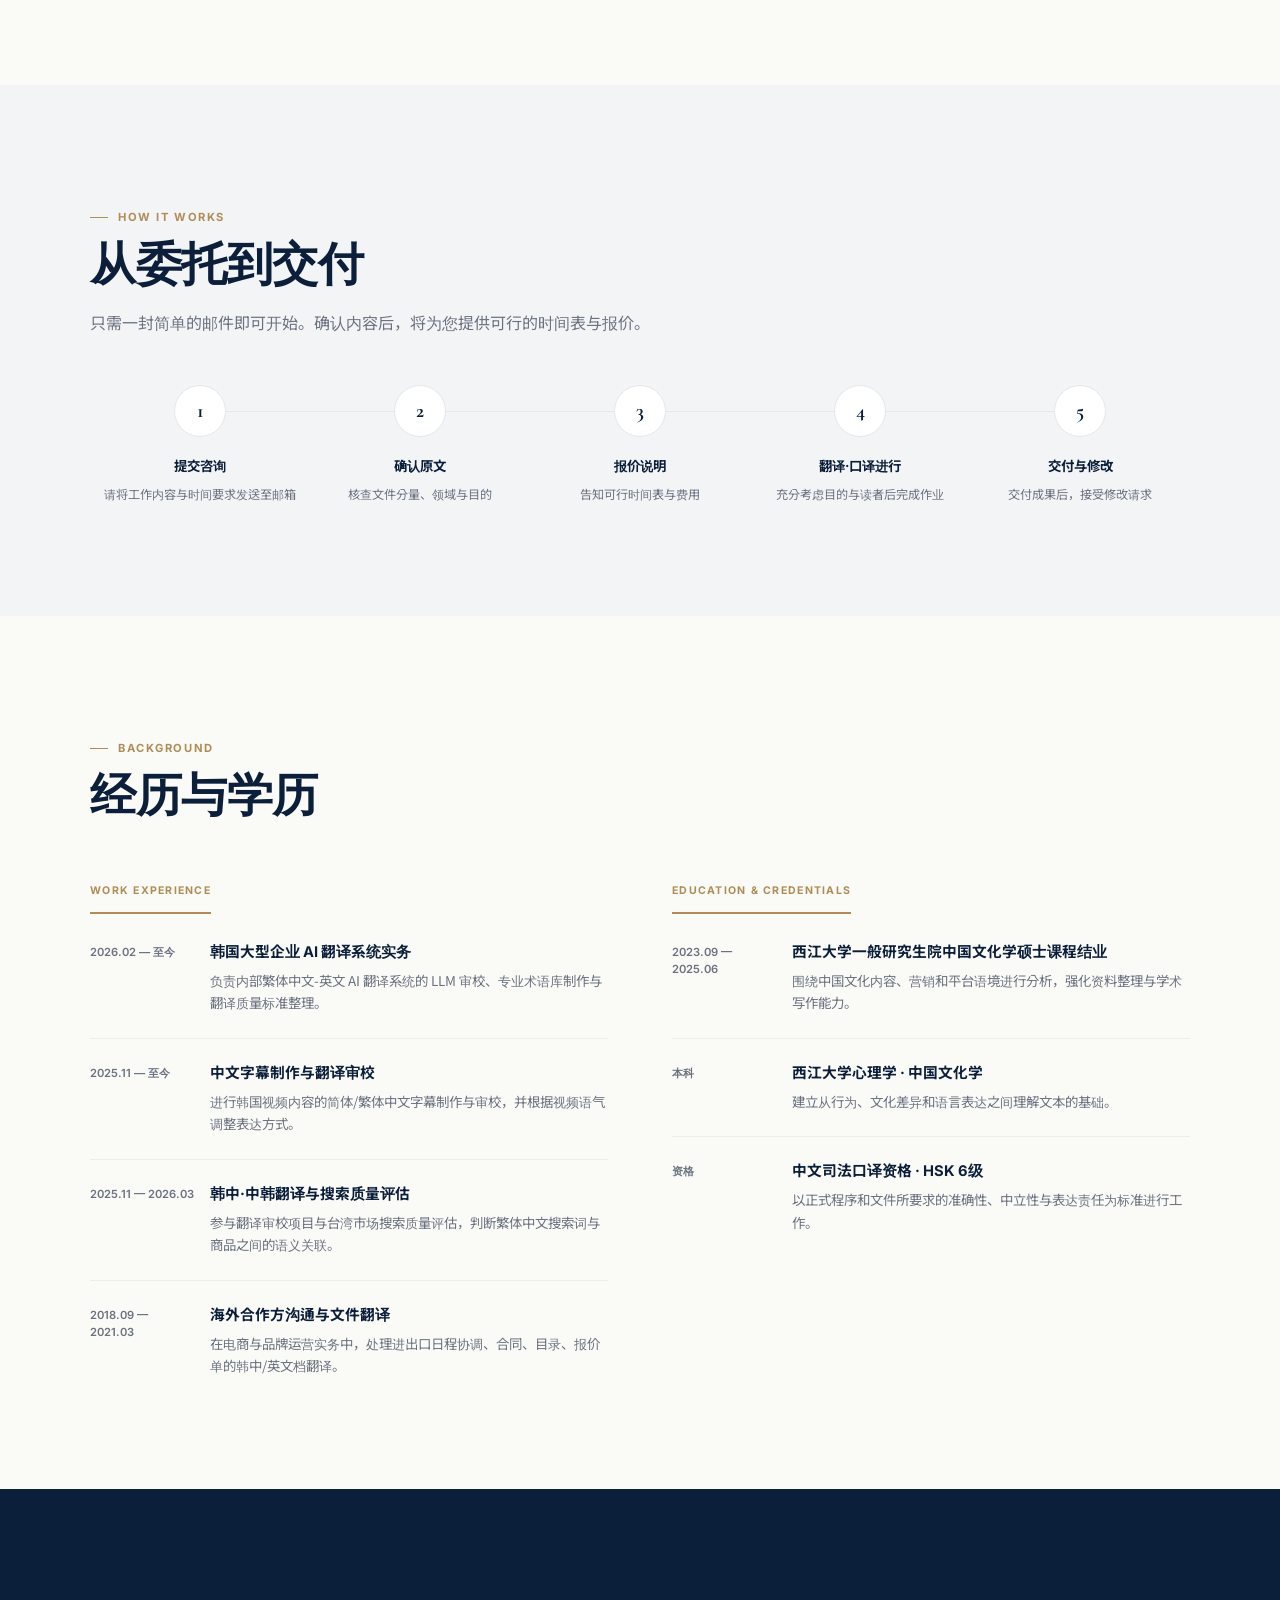
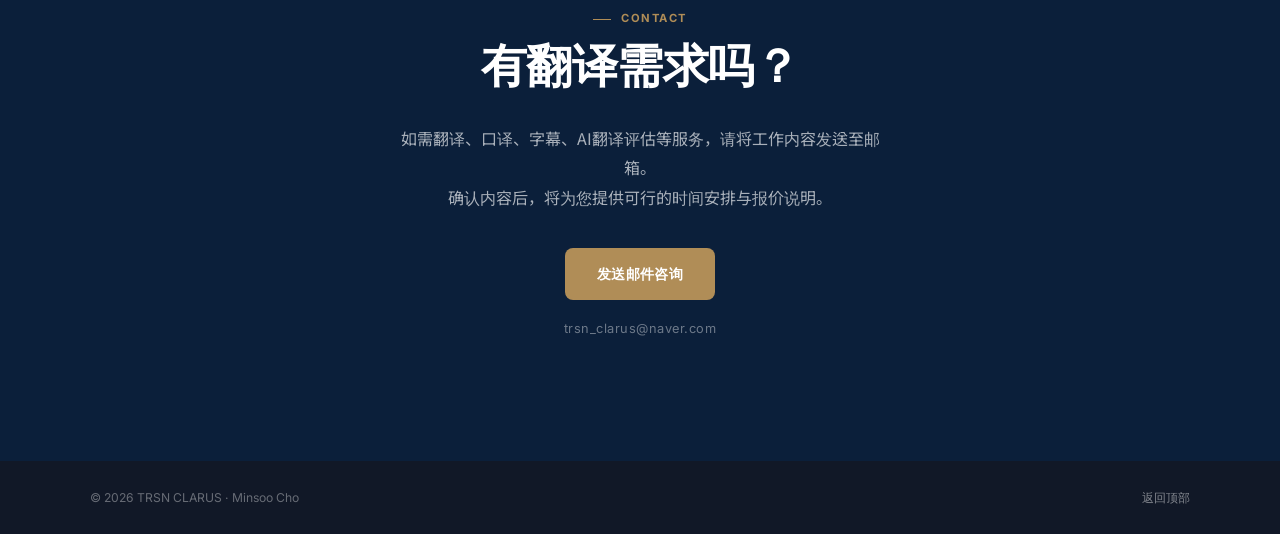
<file: zh.html>
<!DOCTYPE html>
<html lang="zh-CN">
<head>
  <meta charset="UTF-8" />
  <meta name="viewport" content="width=device-width, initial-scale=1.0" />
  <meta name="description" content="TRSN CLARUS — 韩中·中韩翻译、司法口译、商务通译、专业文件翻译、AI翻译审校。精准传达意义与语境的专业翻译口译服务。" />
  <meta property="og:title" content="TRSN CLARUS | 专业翻译口译服务" />
  <meta property="og:description" content="韩中·中韩翻译、司法口译、商务通译、AI翻译审校。跨越语言边界，精准传达原意。" />
  <meta property="og:url" content="https://trsnclarus.com/zh.html" />
  <meta property="og:type" content="website" />
  <link rel="canonical" href="https://trsnclarus.com/zh.html" />
  <link rel="alternate" hreflang="ko" href="https://trsnclarus.com/" />
  <link rel="alternate" hreflang="zh" href="https://trsnclarus.com/zh.html" />
  <title>TRSN CLARUS | 韩中翻译 · 司法口译 · AI翻译审校</title>
  <link rel="preconnect" href="https://fonts.googleapis.com">
  <link rel="preconnect" href="https://fonts.gstatic.com" crossorigin>
  <link href="https://fonts.googleapis.com/css2?family=Cormorant+Garamond:ital,wght@0,600;0,700;1,600&family=Noto+Sans+KR:wght@400;500;700&family=Inter:wght@500;600;700&display=swap" rel="stylesheet">
  <link rel="stylesheet" href="styles-hero-fix.css" />
  <link rel="icon" href="assets/trsn-clarus-mark-crop.png" type="image/png">
</head>
<body>

  <header class="site-header" data-header>
    <div class="header-inner">
      <a class="brand" href="#top" aria-label="返回 TRSN CLARUS 首页">
        <img src="assets/trsn-clarus-mark-crop.png" alt="" class="brand-mark" aria-hidden="true" />
        <span class="brand-name">TRSN CLARUS</span>
      </a>
      <nav aria-label="主要菜单">
        <ul class="nav-links">
          <li><a href="#about">关于</a></li>
          <li><a href="#why">为何</a></li>
          <li><a href="#services">服务</a></li>
          <li><a href="#process">流程</a></li>
          <li><a href="#experience">经历</a></li>
          <li><a href="#contact">联系</a></li>
        </ul>
      </nav>
      <div class="header-right">
        <div class="lang-switch" aria-label="语言选择">
          <a href="index.html">KR</a>
          <a aria-current="page" href="zh.html">中文</a>
        </div>
        <a class="btn-header" href="#contact">邮件咨询</a>
        <button class="hamburger" aria-label="打开菜单" aria-expanded="false" aria-controls="mobile-nav">
          <span></span><span></span><span></span>
        </button>
      </div>
    </div>
  </header>

  <nav class="mobile-nav" id="mobile-nav" aria-label="移动端菜单">
    <a href="#about">关于</a>
    <a href="#why">为何</a>
    <a href="#services">服务</a>
    <a href="#process">流程</a>
    <a href="#experience">经历</a>
    <a class="btn-contact-mobile" href="#contact">邮件咨询</a>
  </nav>

  <main id="top">

    <section class="hero" aria-labelledby="hero-title">
      <div class="hero-inner">
        <div class="hero-content">
          <p class="hero-eyebrow">TRSN CLARUS · 专业翻译口译服务</p>
          <h1 id="hero-title">跨越语言的边界<br>精准传达原意</h1>
          <p class="hero-lead">
            韩中·中韩翻译、司法口译、商务文件翻译——
            提供精确传达意义与语境的专业翻译口译服务。
          </p>
          <div class="hero-actions">
            <a class="btn-primary" href="#contact">邮件咨询</a>
            <a class="btn-secondary" href="#services">查看服务</a>
          </div>
          <div class="hero-trust">
            <span class="hero-trust-item">中文司法口译资格</span>
            <span class="hero-trust-item">HSK 6级</span>
            <span class="hero-trust-item">AI翻译系统实务</span>
          </div>
        </div>
        <div class="hero-visual">
          <img src="assets/profile.png" alt="Minsoo Cho, TRSN CLARUS" class="hero-portrait" />
          <div class="hero-caption">
            <p class="hero-caption-name">Clarus Cho</p>
            <p class="hero-caption-role">Chinese-Korean Translator &amp; Interpreter</p>
          </div>
        </div>
      </div>
    </section>

    <section id="about" class="about" aria-labelledby="about-title">
      <div class="container">
        <div>
          <p class="section-eyebrow">About TRSN CLARUS</p>
          <h2 class="section-title" id="about-title">传递的不是单词<br>而是语境</h2>
          <p class="about-body">
            TRSN CLARUS致力于提供不仅传达语言表面意义，更能准确传递文章意图与情境背景的翻译口译服务。
            在法律、商务、实务现场，以审慎、负责的态度完成每一项翻译口译工作。
          </p>
          <div class="about-pillars">
            <div class="pillar">
              <p class="pillar-label">Accuracy</p>
              <p class="pillar-text">根据目的与读者选择精确表达</p>
            </div>
            <div class="pillar">
              <p class="pillar-label">Context</p>
              <p class="pillar-text">充分考虑文化背景与语言细微差别</p>
            </div>
            <div class="pillar">
              <p class="pillar-label">Consistency</p>
              <p class="pillar-text">保持术语与文体的统一标准</p>
            </div>
            <div class="pillar">
              <p class="pillar-label">Discretion</p>
              <p class="pillar-text">严格保密文件内容</p>
            </div>
          </div>
        </div>
        <div>
          <blockquote class="about-quote">
            "精确的翻译，<br>从理解语境开始。"
          </blockquote>
        </div>
      </div>
    </section>

    <section id="why" class="why" aria-labelledby="why-title">
      <div class="container">
        <div class="section-head">
          <p class="section-eyebrow">Why Not Just AI</p>
          <h2 class="section-title" id="why-title">仅靠AI翻译<br>还不够的时候</h2>
          <p class="section-lead">AI翻译快速便捷。但当文件真正重要时，需要能够理解语境的人来把关。</p>
        </div>
        <div class="why-grid">
          <article class="why-card">
            <p class="why-card-num">01</p>
            <h3 class="why-card-title">AI能转换意思，但无法判断语境</h3>
            <p class="why-card-desc">合同中的一句话要具有法律效力，需要的不是简单的直译，而是符合该文件目的与情境的表达。AI学习的是模式，而非意图。</p>
          </article>
          <article class="why-card">
            <p class="why-card-num">02</p>
            <h3 class="why-card-title">AI无法自行建立术语标准</h3>
            <p class="why-card-desc">即便在同一份文件中，AI也常常对同一术语给出不同的译法。越是专业领域，术语的一致性越与可信度直接挂钩。建立标准是人的职责。</p>
          </article>
          <article class="why-card">
            <p class="why-card-num">03</p>
            <h3 class="why-card-title">司法与正式文件需要承担责任</h3>
            <p class="why-card-desc">在法院、调查机关、公共机构使用的口译与翻译，在法律上要求准确性与中立性。AI的翻译结果无法承担这一责任。</p>
          </article>
        </div>
        <div class="why-callout">
          <div class="why-callout-bar"></div>
          <div class="why-callout-body">
            <p class="why-callout-text">"我有在AI翻译系统内部直接作业的经验。<br>我比任何人都清楚AI会在哪里出错、会遗漏什么。"</p>
            <p class="why-callout-credit">Clarus Cho</p>
          </div>
        </div>
      </div>
    </section>

    <section id="services" class="services" aria-labelledby="services-title">
      <div class="container">
        <div class="section-head">
          <p class="section-eyebrow">Services</p>
          <h2 class="section-title" id="services-title">可委托的服务</h2>
          <p class="section-lead">提供法律、商务、实务现场所需的韩中·中韩翻译口译服务。</p>
        </div>
        <div class="services-grid">
          <article class="service-card">
            <p class="service-num">01</p>
            <h3 class="service-title">韩中·中韩翻译</h3>
            <p class="service-desc">根据文件目的与读者，翻译合同、公文、商务文件及一般文件。</p>
            <div class="service-tags">
              <span class="tag">合同</span>
              <span class="tag">公文</span>
              <span class="tag">商务文件</span>
            </div>
          </article>
          <article class="service-card">
            <p class="service-num">02</p>
            <h3 class="service-title">司法口译</h3>
            <p class="service-desc">以准确性与中立性为标准，提供法院、调查机关、公共机构所需的口译服务。</p>
            <div class="service-tags">
              <span class="tag">法院</span>
              <span class="tag">调查机关</span>
              <span class="tag">公共机构</span>
            </div>
          </article>
          <article class="service-card">
            <p class="service-num">03</p>
            <h3 class="service-title">商务口译</h3>
            <p class="service-desc">支持会议、谈判、现场对应、邮件沟通等商务场合的口译需求。</p>
            <div class="service-tags">
              <span class="tag">会议</span>
              <span class="tag">谈判</span>
              <span class="tag">现场对应</span>
            </div>
          </article>
          <article class="service-card">
            <p class="service-num">04</p>
            <h3 class="service-title">专业文件翻译</h3>
            <p class="service-desc">翻译技术资料、公司介绍、提案书、演示文稿等专业性文件。</p>
            <div class="service-tags">
              <span class="tag">技术资料</span>
              <span class="tag">提案书</span>
              <span class="tag">演示文稿</span>
            </div>
          </article>
          <article class="service-card">
            <p class="service-num">05</p>
            <h3 class="service-title">现场口译</h3>
            <p class="service-desc">提供出差、活动、实务现场所需的逐步口译及现场支援服务。</p>
            <div class="service-tags">
              <span class="tag">出差</span>
              <span class="tag">活动</span>
              <span class="tag">实务现场</span>
            </div>
          </article>
          <article class="service-card">
            <p class="service-num">06</p>
            <h3 class="service-title">AI翻译审校</h3>
            <p class="service-desc">以语境、术语一致性、语义准确性为标准，对机器翻译结果进行审校与修正。</p>
            <div class="service-tags">
              <span class="tag">LLM审校</span>
              <span class="tag">质量评估</span>
              <span class="tag">术语整理</span>
            </div>
          </article>
        </div>
      </div>
    </section>

    <section id="process" class="process" aria-labelledby="process-title">
      <div class="container">
        <div class="section-head">
          <p class="section-eyebrow">How It Works</p>
          <h2 class="section-title" id="process-title">从委托到交付</h2>
          <p class="section-lead">只需一封简单的邮件即可开始。确认内容后，将为您提供可行的时间表与报价。</p>
        </div>
        <div class="process-steps">
          <div class="process-step">
            <div class="process-num">1</div>
            <div>
              <p class="process-step-title">提交咨询</p>
              <p class="process-step-desc">请将工作内容与时间要求发送至邮箱</p>
            </div>
          </div>
          <div class="process-step">
            <div class="process-num">2</div>
            <div>
              <p class="process-step-title">确认原文</p>
              <p class="process-step-desc">核查文件分量、领域与目的</p>
            </div>
          </div>
          <div class="process-step">
            <div class="process-num">3</div>
            <div>
              <p class="process-step-title">报价说明</p>
              <p class="process-step-desc">告知可行时间表与费用</p>
            </div>
          </div>
          <div class="process-step">
            <div class="process-num">4</div>
            <div>
              <p class="process-step-title">翻译·口译进行</p>
              <p class="process-step-desc">充分考虑目的与读者后完成作业</p>
            </div>
          </div>
          <div class="process-step">
            <div class="process-num">5</div>
            <div>
              <p class="process-step-title">交付与修改</p>
              <p class="process-step-desc">交付成果后，接受修改请求</p>
            </div>
          </div>
        </div>
      </div>
    </section>

    <section id="experience" class="experience" aria-labelledby="experience-title">
      <div class="container">
        <div class="section-head">
          <p class="section-eyebrow">Background</p>
          <h2 class="section-title" id="experience-title">经历与学历</h2>
        </div>
        <div class="exp-grid">
          <div>
            <p class="exp-col-label">Work Experience</p>
            <div class="timeline">
              <div class="tl-item">
                <p class="tl-time">2026.02 — 至今</p>
                <div>
                  <p class="tl-title">韩国大型企业 AI 翻译系统实务</p>
                  <p class="tl-desc">负责内部繁体中文-英文 AI 翻译系统的 LLM 审校、专业术语库制作与翻译质量标准整理。</p>
                </div>
              </div>
              <div class="tl-item">
                <p class="tl-time">2025.11 — 至今</p>
                <div>
                  <p class="tl-title">中文字幕制作与翻译审校</p>
                  <p class="tl-desc">进行韩国视频内容的简体/繁体中文字幕制作与审校，并根据视频语气调整表达方式。</p>
                </div>
              </div>
              <div class="tl-item">
                <p class="tl-time">2025.11 — 2026.03</p>
                <div>
                  <p class="tl-title">韩中·中韩翻译与搜索质量评估</p>
                  <p class="tl-desc">参与翻译审校项目与台湾市场搜索质量评估，判断繁体中文搜索词与商品之间的语义关联。</p>
                </div>
              </div>
              <div class="tl-item">
                <p class="tl-time">2018.09 — 2021.03</p>
                <div>
                  <p class="tl-title">海外合作方沟通与文件翻译</p>
                  <p class="tl-desc">在电商与品牌运营实务中，处理进出口日程协调、合同、目录、报价单的韩中/英文档翻译。</p>
                </div>
              </div>
            </div>
          </div>
          <div>
            <p class="exp-col-label">Education &amp; Credentials</p>
            <div class="timeline">
              <div class="tl-item">
                <p class="tl-time">2023.09 — 2025.06</p>
                <div>
                  <p class="tl-title">西江大学一般研究生院中国文化学硕士课程结业</p>
                  <p class="tl-desc">围绕中国文化内容、营销和平台语境进行分析，强化资料整理与学术写作能力。</p>
                </div>
              </div>
              <div class="tl-item">
                <p class="tl-time">本科</p>
                <div>
                  <p class="tl-title">西江大学心理学 · 中国文化学</p>
                  <p class="tl-desc">建立从行为、文化差异和语言表达之间理解文本的基础。</p>
                </div>
              </div>
              <div class="tl-item">
                <p class="tl-time">资格</p>
                <div>
                  <p class="tl-title">中文司法口译资格 · HSK 6级</p>
                  <p class="tl-desc">以正式程序和文件所要求的准确性、中立性与表达责任为标准进行工作。</p>
                </div>
              </div>
            </div>
          </div>
        </div>
      </div>
    </section>

    <section id="contact" class="contact" aria-labelledby="contact-title">
      <div class="container">
        <p class="section-eyebrow">Contact</p>
        <h2 class="section-title" id="contact-title">有翻译需求吗？</h2>
        <p class="contact-lead">
          如需翻译、口译、字幕、AI翻译评估等服务，请将工作内容发送至邮箱。<br>
          确认内容后，将为您提供可行的时间安排与报价说明。
        </p>
        <a class="btn-contact" href="mailto:trsn_clarus@naver.com">发送邮件咨询</a>
        <p class="contact-email">trsn_clarus@naver.com</p>
      </div>
    </section>

  </main>

  <footer class="site-footer">
    <div class="footer-inner">
      <span>© <span data-year></span> TRSN CLARUS · Minsoo Cho</span>
      <a href="#top">返回顶部</a>
    </div>
  </footer>

  <script src="script.js"></script>
</body>
</html>
</file>
<file: styles-hero-fix.css>
/* =============================================
   TRSN CLARUS — Design System v3
   Deep Navy · Warm White · Muted Gold
   ============================================= */

/* ── Tokens ── */
:root {
  --navy:       #0B1F3A;
  --navy-soft:  #1A3154;
  --ink:        #111827;
  --bg:         #FAFAF7;
  --surface:    #F3F4F6;
  --surface-up: #FFFFFF;
  --line:       #E5E7EB;
  --line-soft:  #EEEDE9;
  --gold:       #B08D57;
  --gold-light: #F5EDD9;
  --muted:      #6B7280;
  --white:      #FFFFFF;
  --radius:     8px;
  --shadow-sm:  0 2px 8px rgba(11, 31, 58, 0.06);
  --shadow-md:  0 8px 32px rgba(11, 31, 58, 0.10);
  --shadow-lg:  0 24px 64px rgba(11, 31, 58, 0.13);
  --max-w:      1100px;
}

/* ── Reset ── */
*, *::before, *::after { box-sizing: border-box; }
html { scroll-behavior: smooth; }

body {
  margin: 0;
  overflow-x: hidden;
  background: var(--bg);
  color: var(--ink);
  font-family: "Noto Sans KR", "Inter", system-ui, sans-serif;
  font-size: 1rem;
  line-height: 1.75;
  -webkit-font-smoothing: antialiased;
}

::selection { background: var(--navy); color: var(--white); }
a { color: inherit; text-decoration: none; }
img { display: block; max-width: 100%; }
ul, ol { margin: 0; padding: 0; list-style: none; }

p, h1, h2, h3, h4 {
  margin: 0;
  word-break: keep-all;
  overflow-wrap: anywhere;
}

:lang(zh) p,
:lang(zh) h1,
:lang(zh) h2,
:lang(zh) h3,
:lang(zh) h4 {
  word-break: normal;
  line-break: strict;
  overflow-wrap: break-word;
}

/* ── Layout helper ── */
.container {
  width: min(100% - 48px, var(--max-w));
  margin-inline: auto;
}

/* =============================================
   HEADER
   ============================================= */
.site-header {
  position: sticky;
  top: 0;
  z-index: 100;
  background: rgba(250, 250, 247, 0.95);
  backdrop-filter: blur(16px);
  -webkit-backdrop-filter: blur(16px);
  border-bottom: 1px solid var(--line);
  transition: box-shadow 200ms ease;
}

.site-header.is-scrolled {
  box-shadow: var(--shadow-sm);
}

.header-inner {
  display: flex;
  align-items: center;
  justify-content: space-between;
  gap: 24px;
  height: 64px;
  width: min(100% - 48px, var(--max-w));
  margin-inline: auto;
}

.brand {
  display: flex;
  align-items: center;
  gap: 10px;
  flex-shrink: 0;
}

.brand-mark {
  width: 34px;
  height: 34px;
  border-radius: 50%;
  border: 1px solid var(--line);
  object-fit: contain;
}

.brand-name {
  font-family: "Inter", sans-serif;
  font-size: 0.82rem;
  font-weight: 700;
  letter-spacing: 0.09em;
  color: var(--navy);
  text-transform: uppercase;
}

.nav-links {
  display: flex;
  align-items: center;
  gap: clamp(16px, 2.5vw, 36px);
}

.nav-links a {
  font-family: "Inter", sans-serif;
  font-size: 0.78rem;
  font-weight: 600;
  color: var(--muted);
  letter-spacing: 0.04em;
  transition: color 150ms;
}

.nav-links a:hover { color: var(--navy); }

.header-right {
  display: flex;
  align-items: center;
  gap: 14px;
  flex-shrink: 0;
}

.lang-switch {
  display: flex;
  align-items: center;
  gap: 2px;
  font-family: "Inter", sans-serif;
  font-size: 0.74rem;
  font-weight: 600;
}

.lang-switch a {
  padding: 4px 9px;
  border-radius: 4px;
  color: var(--muted);
  transition: background 150ms, color 150ms;
}

.lang-switch a[aria-current="page"] {
  background: var(--navy);
  color: var(--white);
}

.lang-switch a:not([aria-current]):hover {
  background: var(--surface);
  color: var(--navy);
}

.btn-header {
  display: inline-flex;
  align-items: center;
  height: 36px;
  padding: 0 18px;
  background: var(--navy);
  color: var(--white);
  font-family: "Inter", sans-serif;
  font-size: 0.76rem;
  font-weight: 700;
  letter-spacing: 0.03em;
  border-radius: var(--radius);
  transition: background 150ms, transform 120ms;
  white-space: nowrap;
}

.btn-header:hover {
  background: var(--navy-soft);
  transform: translateY(-1px);
}

/* Hamburger */
.hamburger {
  display: none;
  flex-direction: column;
  justify-content: center;
  gap: 5px;
  width: 36px;
  height: 36px;
  padding: 0;
  background: none;
  border: none;
  cursor: pointer;
  flex-shrink: 0;
}

.hamburger span {
  display: block;
  width: 22px;
  height: 2px;
  background: var(--navy);
  border-radius: 2px;
  transition: transform 200ms, opacity 200ms;
  transform-origin: center;
}

.hamburger.is-open span:nth-child(1) { transform: translateY(7px) rotate(45deg); }
.hamburger.is-open span:nth-child(2) { opacity: 0; transform: scaleX(0); }
.hamburger.is-open span:nth-child(3) { transform: translateY(-7px) rotate(-45deg); }

/* Mobile drawer */
.mobile-nav {
  display: none;
  position: fixed;
  inset: 64px 0 0;
  background: var(--bg);
  border-top: 1px solid var(--line);
  padding: 28px 24px 40px;
  z-index: 99;
  flex-direction: column;
  gap: 0;
  overflow-y: auto;
}

.mobile-nav.is-open { display: flex; }

.mobile-nav a {
  display: block;
  padding: 16px 0;
  font-size: 1rem;
  font-weight: 600;
  color: var(--navy);
  border-bottom: 1px solid var(--line);
}

.mobile-nav .btn-contact-mobile {
  display: block;
  margin-top: 24px;
  text-align: center;
  padding: 15px;
  background: var(--navy);
  color: var(--white);
  border-radius: var(--radius);
  font-family: "Inter", sans-serif;
  font-size: 0.88rem;
  font-weight: 700;
  border-bottom: none;
}

/* =============================================
   HERO
   ============================================= */
.hero {
  padding-block: clamp(72px, 12vw, 120px);
  overflow: visible;
}

.hero-inner {
  display: grid;
  grid-template-columns: 1fr 360px;
  gap: clamp(40px, 6vw, 72px);
  align-items: center;
  width: min(100% - 48px, var(--max-w));
  margin-inline: auto;
}

.hero-eyebrow {
  display: inline-flex;
  align-items: center;
  gap: 10px;
  margin-bottom: 20px;
  font-family: "Inter", sans-serif;
  font-size: 0.72rem;
  font-weight: 700;
  letter-spacing: 0.12em;
  text-transform: uppercase;
  color: var(--gold);
}

.hero-eyebrow::before {
  content: "";
  display: block;
  width: 22px;
  height: 1px;
  background: var(--gold);
  flex-shrink: 0;
}

.hero h1 {
  font-family: "Cormorant Garamond", "Georgia", "Noto Serif KR", serif;
  font-size: clamp(2.8rem, 5.5vw, 4.6rem);
  font-weight: 700;
  line-height: 1.14;
  color: var(--navy);
  letter-spacing: -0.01em;
  margin-bottom: 24px;
}

.hero-lead {
  font-size: clamp(0.96rem, 1.4vw, 1.06rem);
  color: var(--muted);
  line-height: 1.85;
  max-width: 520px;
  margin-bottom: 36px;
}

.hero-actions {
  display: flex;
  flex-wrap: wrap;
  gap: 12px;
  margin-bottom: 44px;
}

.btn-primary {
  display: inline-flex;
  align-items: center;
  height: 48px;
  padding: 0 28px;
  background: var(--navy);
  color: var(--white);
  font-family: "Inter", sans-serif;
  font-size: 0.86rem;
  font-weight: 700;
  border-radius: var(--radius);
  transition: background 150ms, transform 120ms, box-shadow 150ms;
  white-space: nowrap;
}

.btn-primary:hover {
  background: var(--navy-soft);
  transform: translateY(-2px);
  box-shadow: 0 8px 24px rgba(11, 31, 58, 0.22);
}

.btn-secondary {
  display: inline-flex;
  align-items: center;
  height: 48px;
  padding: 0 28px;
  background: transparent;
  color: var(--navy);
  font-family: "Inter", sans-serif;
  font-size: 0.86rem;
  font-weight: 700;
  border: 1.5px solid var(--line);
  border-radius: var(--radius);
  transition: border-color 150ms, transform 120ms;
  white-space: nowrap;
}

.btn-secondary:hover {
  border-color: var(--navy);
  transform: translateY(-2px);
}

.hero-trust {
  display: flex;
  flex-wrap: wrap;
  gap: 8px 20px;
  align-items: center;
}

.hero-trust-item {
  display: flex;
  align-items: center;
  gap: 7px;
  font-family: "Inter", sans-serif;
  font-size: 0.76rem;
  font-weight: 600;
  color: var(--muted);
}

.hero-trust-item::before {
  content: "";
  display: block;
  width: 5px;
  height: 5px;
  background: var(--gold);
  border-radius: 50%;
  flex-shrink: 0;
}

/* Hero visual panel — portrait */
.hero-visual {
  border-radius: 12px;
  overflow: hidden;
  box-shadow: var(--shadow-lg);
  background: #EDE3CE;
}

.hero-portrait {
  display: block;
  width: 100%;
  height: 440px;
  object-fit: cover;
  object-position: top center;
  filter: contrast(1.03) saturate(0.88) brightness(1.01);
}

/* Caption below portrait */
.hero-caption {
  padding: 14px 20px;
  background: var(--surface-up);
  border-top: 2px solid var(--gold);
}

.hero-caption-name {
  font-family: "Inter", sans-serif;
  font-size: 0.86rem;
  font-weight: 700;
  color: var(--navy);
  line-height: 1.3;
}

.hero-caption-role {
  font-family: "Inter", sans-serif;
  font-size: 0.72rem;
  font-weight: 500;
  color: var(--muted);
  margin-top: 3px;
  letter-spacing: 0.02em;
}

/* =============================================
   SECTION COMMONS
   ============================================= */
.section-eyebrow {
  display: inline-flex;
  align-items: center;
  gap: 10px;
  margin-bottom: 10px;
  font-family: "Inter", sans-serif;
  font-size: 0.7rem;
  font-weight: 700;
  letter-spacing: 0.14em;
  text-transform: uppercase;
  color: var(--gold);
}

.section-eyebrow::before {
  content: "";
  display: block;
  width: 18px;
  height: 1px;
  background: var(--gold);
  flex-shrink: 0;
}

.section-title {
  font-family: "Cormorant Garamond", "Georgia", "Noto Serif KR", serif;
  font-size: clamp(2rem, 3.8vw, 2.9rem);
  font-weight: 700;
  color: var(--navy);
  line-height: 1.22;
  letter-spacing: -0.01em;
  margin-bottom: 14px;
}

.section-lead {
  font-size: 1rem;
  color: var(--muted);
  line-height: 1.82;
}

.section-head {
  margin-bottom: 48px;
}

/* =============================================
   WHY NOT AI
   ============================================= */
.why {
  padding-block: clamp(64px, 10vw, 112px);
  background: var(--surface);
}

.why-grid {
  display: grid;
  grid-template-columns: repeat(3, 1fr);
  gap: 20px;
  margin-top: 48px;
  margin-bottom: 36px;
}

.why-card {
  padding: 28px;
  background: var(--surface-up);
  border: 1px solid var(--line);
  border-radius: var(--radius);
}

.why-card-num {
  font-family: "Cormorant Garamond", Georgia, serif;
  font-size: 1.5rem;
  font-weight: 700;
  color: var(--gold);
  opacity: 0.65;
  line-height: 1;
  margin-bottom: 16px;
}

.why-card-title {
  font-family: "Inter", "Noto Sans KR", sans-serif;
  font-size: 0.96rem;
  font-weight: 700;
  color: var(--navy);
  margin-bottom: 10px;
  line-height: 1.45;
}

.why-card-desc {
  font-size: 0.88rem;
  color: var(--muted);
  line-height: 1.75;
}

.why-callout {
  display: grid;
  grid-template-columns: 3px 1fr;
  gap: 28px;
  align-items: center;
  background: var(--navy);
  border-radius: var(--radius);
  padding: 32px 36px;
}

.why-callout-bar {
  width: 3px;
  align-self: stretch;
  background: var(--gold);
  border-radius: 2px;
}

.why-callout-body {}

.why-callout-text {
  font-family: "Cormorant Garamond", Georgia, serif;
  font-size: clamp(1.1rem, 2vw, 1.45rem);
  font-weight: 600;
  color: var(--white);
  line-height: 1.65;
  font-style: italic;
}

.why-callout-credit {
  margin-top: 12px;
  font-family: "Inter", sans-serif;
  font-size: 0.72rem;
  font-weight: 700;
  color: var(--gold);
  letter-spacing: 0.1em;
  text-transform: uppercase;
}

/* =============================================
   ABOUT
   ============================================= */
.about {
  background: var(--navy);
  padding-block: clamp(64px, 10vw, 112px);
}

.about .container {
  display: grid;
  grid-template-columns: 1fr 1fr;
  gap: clamp(40px, 6vw, 80px);
  align-items: center;
}

.about .section-eyebrow { color: var(--gold); }
.about .section-eyebrow::before { background: var(--gold); }
.about .section-title { color: var(--white); }

.about-body {
  font-size: 1rem;
  color: rgba(255, 255, 255, 0.72);
  line-height: 1.88;
  margin-bottom: 32px;
}

.about-pillars {
  display: grid;
  grid-template-columns: 1fr 1fr;
  gap: 12px;
}

.pillar {
  padding: 18px 20px;
  border: 1px solid rgba(255, 255, 255, 0.1);
  border-radius: var(--radius);
  transition: border-color 200ms, background 200ms;
}

.pillar:hover {
  border-color: rgba(176, 141, 87, 0.5);
  background: rgba(176, 141, 87, 0.07);
}

.pillar-label {
  font-family: "Inter", sans-serif;
  font-size: 0.64rem;
  font-weight: 700;
  text-transform: uppercase;
  letter-spacing: 0.1em;
  color: var(--gold);
  margin-bottom: 5px;
}

.pillar-text {
  font-size: 0.86rem;
  color: rgba(255, 255, 255, 0.66);
  line-height: 1.6;
}

.about-quote {
  font-family: "Cormorant Garamond", Georgia, serif;
  font-size: clamp(1.45rem, 2.6vw, 2rem);
  font-weight: 600;
  color: rgba(255, 255, 255, 0.88);
  line-height: 1.52;
  padding-left: 24px;
  border-left: 3px solid var(--gold);
  font-style: italic;
}

/* =============================================
   SERVICES
   ============================================= */
.services {
  padding-block: clamp(64px, 10vw, 112px);
  background: var(--bg);
}

.services-grid {
  display: grid;
  grid-template-columns: repeat(3, 1fr);
  gap: 20px;
}

.service-card {
  position: relative;
  padding: 28px;
  background: var(--surface-up);
  border: 1px solid var(--line);
  border-radius: var(--radius);
  transition: border-color 200ms, box-shadow 200ms, transform 160ms;
  overflow: hidden;
}

.service-card::before {
  content: "";
  position: absolute;
  top: 0;
  left: 0;
  right: 0;
  height: 2px;
  background: var(--gold);
  opacity: 0;
  transition: opacity 200ms;
}

.service-card:hover {
  border-color: rgba(176, 141, 87, 0.3);
  box-shadow: var(--shadow-md);
  transform: translateY(-3px);
}

.service-card:hover::before { opacity: 1; }

.service-num {
  font-family: "Cormorant Garamond", Georgia, serif;
  font-size: 1.5rem;
  font-weight: 700;
  color: var(--gold);
  line-height: 1;
  margin-bottom: 16px;
  opacity: 0.65;
}

.service-title {
  font-family: "Inter", "Noto Sans KR", sans-serif;
  font-size: 0.96rem;
  font-weight: 700;
  color: var(--navy);
  margin-bottom: 10px;
  line-height: 1.4;
}

.service-desc {
  font-size: 0.88rem;
  color: var(--muted);
  line-height: 1.72;
}

.service-tags {
  display: flex;
  flex-wrap: wrap;
  gap: 6px;
  margin-top: 18px;
}

.tag {
  display: inline-block;
  padding: 3px 10px;
  background: var(--gold-light);
  color: var(--navy);
  font-family: "Inter", sans-serif;
  font-size: 0.68rem;
  font-weight: 600;
  border-radius: 4px;
}

/* =============================================
   PROCESS
   ============================================= */
.process {
  padding-block: clamp(64px, 10vw, 112px);
  background: var(--surface);
}

.process-steps {
  display: grid;
  grid-template-columns: repeat(5, 1fr);
  position: relative;
}

.process-steps::before {
  content: "";
  position: absolute;
  top: 26px;
  left: calc(10% + 12px);
  right: calc(10% + 12px);
  height: 1px;
  background: var(--line);
  z-index: 0;
}

.process-step {
  display: flex;
  flex-direction: column;
  align-items: center;
  text-align: center;
  padding: 0 10px;
  position: relative;
  z-index: 1;
}

.process-num {
  width: 52px;
  height: 52px;
  display: flex;
  align-items: center;
  justify-content: center;
  background: var(--white);
  border: 1px solid var(--line);
  border-radius: 50%;
  font-family: "Cormorant Garamond", Georgia, serif;
  font-size: 1.25rem;
  font-weight: 700;
  color: var(--navy);
  margin-bottom: 20px;
  transition: background 200ms, border-color 200ms, color 200ms;
}

.process-step:hover .process-num {
  background: var(--navy);
  color: var(--white);
  border-color: var(--navy);
}

.process-step-title {
  font-family: "Inter", "Noto Sans KR", sans-serif;
  font-size: 0.84rem;
  font-weight: 700;
  color: var(--navy);
  margin-bottom: 8px;
  line-height: 1.4;
}

.process-step-desc {
  font-size: 0.76rem;
  color: var(--muted);
  line-height: 1.65;
}

/* =============================================
   EXPERIENCE
   ============================================= */
.experience {
  padding-block: clamp(64px, 10vw, 112px);
  background: var(--bg);
}

.exp-grid {
  display: grid;
  grid-template-columns: 1fr 1fr;
  gap: clamp(32px, 5vw, 64px);
}

.exp-col-label {
  display: inline-block;
  font-family: "Inter", sans-serif;
  font-size: 0.66rem;
  font-weight: 700;
  text-transform: uppercase;
  letter-spacing: 0.12em;
  color: var(--gold);
  padding-bottom: 12px;
  border-bottom: 2px solid var(--gold);
  margin-bottom: 28px;
}

.timeline {
  display: flex;
  flex-direction: column;
}

.tl-item {
  display: grid;
  grid-template-columns: 104px 1fr;
  gap: 16px;
  padding-bottom: 24px;
  margin-bottom: 24px;
  border-bottom: 1px solid var(--line-soft);
}

.tl-item:last-child {
  border-bottom: none;
  padding-bottom: 0;
  margin-bottom: 0;
}

.tl-time {
  font-family: "Inter", sans-serif;
  font-size: 0.7rem;
  font-weight: 600;
  color: var(--muted);
  padding-top: 2px;
  line-height: 1.5;
}

.tl-title {
  font-family: "Inter", "Noto Sans KR", sans-serif;
  font-size: 0.92rem;
  font-weight: 700;
  color: var(--navy);
  margin-bottom: 5px;
  line-height: 1.45;
}

.tl-desc {
  font-size: 0.84rem;
  color: var(--muted);
  line-height: 1.7;
}

/* =============================================
   CONTACT
   ============================================= */
.contact {
  padding-block: clamp(72px, 12vw, 120px);
  background: var(--navy);
  color: var(--white);
}

.contact .container {
  display: flex;
  flex-direction: column;
  align-items: center;
  text-align: center;
}

.contact .section-eyebrow { color: var(--gold); }
.contact .section-eyebrow::before { background: var(--gold); }
.contact .section-title { color: var(--white); max-width: 560px; }

.contact-lead {
  color: rgba(255, 255, 255, 0.65);
  max-width: 480px;
  margin-top: 14px;
  margin-bottom: 36px;
  line-height: 1.85;
  font-size: 1rem;
}

.btn-contact {
  display: inline-flex;
  align-items: center;
  height: 52px;
  padding: 0 32px;
  background: var(--gold);
  color: var(--white);
  font-family: "Inter", sans-serif;
  font-size: 0.88rem;
  font-weight: 700;
  border-radius: var(--radius);
  letter-spacing: 0.02em;
  transition: background 150ms, transform 120ms;
  white-space: nowrap;
}

.btn-contact:hover {
  background: #9A7A48;
  transform: translateY(-2px);
}

.contact-email {
  margin-top: 18px;
  font-family: "Inter", sans-serif;
  font-size: 0.8rem;
  color: rgba(255, 255, 255, 0.4);
  letter-spacing: 0.04em;
}

/* =============================================
   FOOTER
   ============================================= */
.site-footer {
  background: var(--ink);
  padding-block: 26px;
}

.footer-inner {
  display: flex;
  justify-content: space-between;
  align-items: center;
  gap: 16px;
  width: min(100% - 48px, var(--max-w));
  margin-inline: auto;
  font-family: "Inter", sans-serif;
  font-size: 0.76rem;
  color: rgba(255, 255, 255, 0.36);
}

.footer-inner a {
  color: rgba(255, 255, 255, 0.48);
  transition: color 150ms;
}

.footer-inner a:hover { color: var(--gold); }

/* =============================================
   RESPONSIVE — Tablet (≤1024px)
   ============================================= */
@media (max-width: 1024px) {
  .hero-inner {
    grid-template-columns: 1fr 300px;
    gap: 40px;
  }

  .services-grid {
    grid-template-columns: repeat(2, 1fr);
  }

  .process-steps {
    grid-template-columns: 1fr;
    gap: 12px;
  }

  .process-steps::before { display: none; }

  .process-step {
    display: grid;
    grid-template-columns: 52px 1fr;
    text-align: left;
    gap: 20px;
    align-items: start;
    padding: 20px 24px;
    background: var(--white);
    border: 1px solid var(--line);
    border-radius: var(--radius);
  }

  .process-num { margin-bottom: 0; }
}

/* =============================================
   RESPONSIVE — Mobile (≤768px)
   ============================================= */
@media (max-width: 768px) {
  .nav-links,
  .btn-header { display: none; }
  .hamburger { display: flex; }

  .hero-inner { grid-template-columns: 1fr; }
  .hero-visual { display: none; }
  .hero h1 { font-size: clamp(2.4rem, 9vw, 3rem); }
  .hero-lead { max-width: 100%; }

  .about .container {
    grid-template-columns: 1fr;
    gap: 36px;
  }

  .why-grid { grid-template-columns: 1fr; }
  .why-callout { grid-template-columns: 1fr; gap: 16px; padding: 24px; }
  .why-callout-bar { width: 40px; height: 3px; }

  .services-grid { grid-template-columns: 1fr; }

  .exp-grid { grid-template-columns: 1fr; gap: 40px; }
  .tl-item { grid-template-columns: 1fr; gap: 3px; }

  .footer-inner { flex-direction: column; text-align: center; }
}

/* =============================================
   RESPONSIVE — Small (≤480px)
   ============================================= */
@media (max-width: 480px) {
  .hero-actions { flex-direction: column; }
  .btn-primary,
  .btn-secondary { width: 100%; justify-content: center; }

  .about-pillars { grid-template-columns: 1fr; }
}

/* =============================================
   PAGE SWITCH — nav link between translation / tech pages
   ============================================= */
.nav-page-switch {
  display: inline-flex;
  align-items: center;
  gap: 5px;
  padding: 5px 14px;
  border-radius: 20px;
  border: 1px solid var(--gold);
  color: var(--gold) !important;
  font-size: 12px;
  font-weight: 700;
  letter-spacing: 0.3px;
  transition: background 0.2s, color 0.2s;
  white-space: nowrap;
  text-decoration: none;
}
.nav-page-switch:hover {
  background: var(--gold);
  color: var(--navy) !important;
}
.mobile-nav .nav-page-switch {
  margin-top: 8px;
  padding: 10px 20px;
  font-size: 14px;
  border-radius: 8px;
  width: 100%;
  justify-content: center;
  box-sizing: border-box;
}

/* =============================================
   CROSS-PROMO BANNER — bottom of services section
   ============================================= */
.page-crosslink {
  margin-top: 48px;
  padding: 28px 32px;
  background: var(--surface-up);
  border: 1px solid var(--line);
  border-left: 3px solid var(--gold);
  border-radius: var(--radius);
  display: flex;
  align-items: center;
  justify-content: space-between;
  gap: 24px;
}
.page-crosslink p {
  color: var(--muted);
  font-size: 15px;
  margin: 0;
  line-height: 1.6;
}
.page-crosslink strong { color: var(--navy); }

/* =============================================
   TERMINAL VISUAL — ai.html hero right panel
   ============================================= */
.hero-terminal {
  background: var(--navy);
  border-radius: 12px;
  overflow: hidden;
  border: 1px solid rgba(176,141,87,0.25);
  box-shadow: 0 24px 56px rgba(11,31,58,0.2);
  width: 100%;
}
.terminal-bar {
  background: rgba(255,255,255,0.04);
  padding: 11px 16px;
  display: flex;
  align-items: center;
  gap: 7px;
  border-bottom: 1px solid rgba(255,255,255,0.06);
}
.t-dot {
  width: 10px;
  height: 10px;
  border-radius: 50%;
  display: inline-block;
  flex-shrink: 0;
}
.t-dot:nth-child(1) { background: #FF5F56; }
.t-dot:nth-child(2) { background: #FFBD2E; }
.t-dot:nth-child(3) { background: #27C93F; }
.terminal-fname {
  margin-left: auto;
  font-size: 11px;
  color: rgba(255,255,255,0.28);
  font-family: 'Courier New', Consolas, monospace;
  letter-spacing: 0.3px;
}
.terminal-body {
  padding: 22px 20px;
  display: flex;
  flex-direction: column;
  gap: 9px;
  font-family: 'Courier New', Consolas, monospace;
  font-size: 13px;
}
.terminal-body p { margin: 0; line-height: 1.6; }
.t-cmd { color: rgba(255,255,255,0.4); }
.t-cmd span { color: var(--gold); }
.t-ok { color: #4ADE80; }
.t-ok::before { content: '✓  '; }
.t-muted { color: rgba(255,255,255,0.25); }
.t-divider {
  border: none;
  border-top: 1px solid rgba(255,255,255,0.07);
  margin: 4px 0;
}
.t-result { color: var(--gold); font-weight: 700; }
.t-sub { color: rgba(255,255,255,0.35); font-size: 11.5px; }

/* =============================================
   AI PAGE — about variant (lighter bg)
   ============================================= */
.about-light {
  background: var(--bg);
  padding: 96px 0;
}
.about-light .container {
  max-width: var(--max-w);
  margin: 0 auto;
  padding: 0 24px;
  display: grid;
  grid-template-columns: 1fr 1fr;
  gap: 72px;
  align-items: center;
}
@media (max-width: 768px) {
  .about-light .container { grid-template-columns: 1fr; gap: 36px; }
  .page-crosslink { flex-direction: column; }
}
</file>
